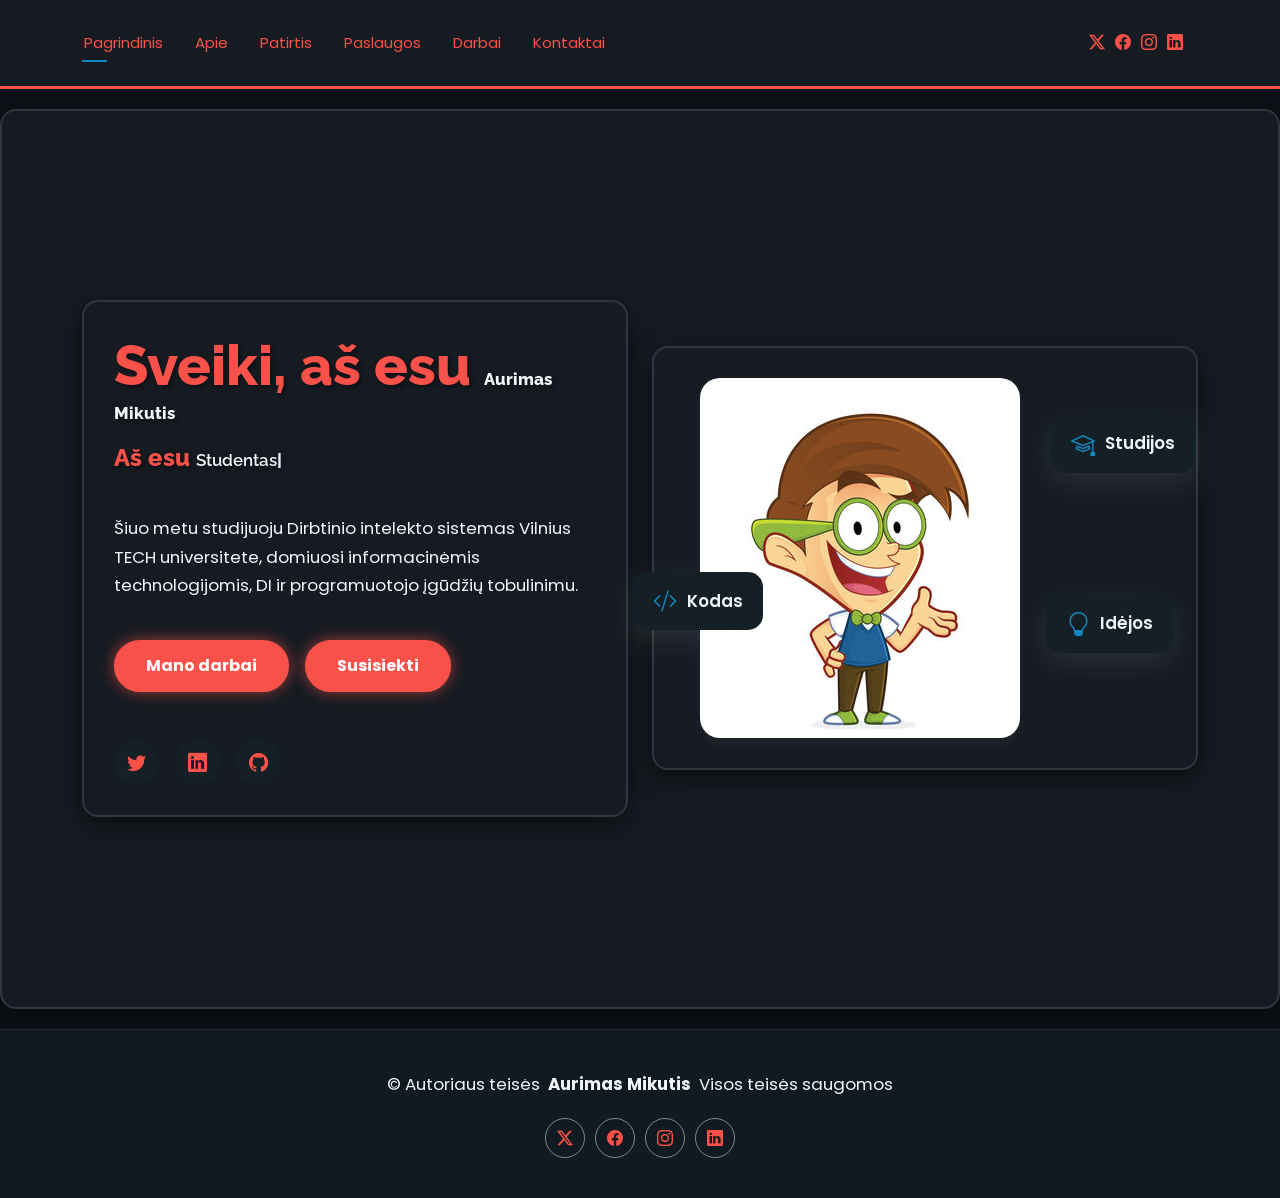
<file: index.html>
<link href="assets/css/custom.css" rel="stylesheet">
<!DOCTYPE html>
<html lang="lt">

<head>
  <meta charset="utf-8">
  <meta content="width=device-width, initial-scale=1.0" name="viewport">
  
  <!-- Meta duomenys pagal užduotį -->
  <title>Mano CV</title>
  <meta name="author" content="Aurimas Mikutis">
  <meta name="description" content="Aurimas Mikutis CV puslapis">
  <meta name="keywords" content="CV, Aurimas Mikutis, Portfolio, Dirbtinis intelektas">

  <!-- Favicons (Svetainės piktograma) -->
  <link href="assets/img/favicon.jpeg" rel="icon">
  <link href="assets/img/apple-touch-icon.png" rel="apple-touch-icon">

  <!-- Fonts -->
  <link href="https://fonts.googleapis.com" rel="preconnect">
  <link href="https://fonts.gstatic.com" rel="preconnect" crossorigin>
  <link href="https://fonts.googleapis.com/css2?family=Roboto:ital,wght@0,100;0,300;0,400;0,500;0,700;0,900;1,100;1,300;1,400;1,500;1,700;1,900&family=Poppins:ital,wght@0,100;0,200;0,300;0,400;0,500;0,600;0,700;0,800;0,900;1,100;1,200;1,300;1,400;1,500;1,600;1,700;1,800;1,900&family=Raleway:ital,wght@0,100;0,200;0,300;0,400;0,500;0,600;0,700;0,800;0,900;1,100;1,200;1,300;1,400;1,500;1,600;1,700;1,800;1,900&display=swap" rel="stylesheet">

  <!-- Vendor CSS Files -->
  <link href="assets/vendor/bootstrap/css/bootstrap.min.css" rel="stylesheet">
  <link href="assets/vendor/bootstrap-icons/bootstrap-icons.css" rel="stylesheet">
  <link href="assets/vendor/aos/aos.css" rel="stylesheet">
  <link href="assets/vendor/swiper/swiper-bundle.min.css" rel="stylesheet">
  <link href="assets/vendor/glightbox/css/glightbox.min.css" rel="stylesheet">

  <!-- Main CSS File -->
  <link href="assets/css/main.css" rel="stylesheet">
</head>

<body class="index-page">

  <header id="header" class="header d-flex align-items-center light-background sticky-top">
    <div class="container position-relative d-flex align-items-center justify-content-between">

      <nav id="navmenu" class="navmenu">
        <ul>
          <li><a href="index.html" class="active">Pagrindinis</a></li>
          <li><a href="about.html">Apie</a></li>
          <li><a href="resume.html">Patirtis</a></li>
          <li><a href="services.html">Paslaugos</a></li>
          <li><a href="portfolio.html">Darbai</a></li>
          <li><a href="contact.html">Kontaktai</a></li>
        </ul>
        <i class="mobile-nav-toggle d-xl-none bi bi-list"></i>
      </nav>

      <div class="header-social-links">
        <a href="#" class="twitter"><i class="bi bi-twitter-x"></i></a>
        <a href="#" class="facebook"><i class="bi bi-facebook"></i></a>
        <a href="#" class="instagram"><i class="bi bi-instagram"></i></a>
        <a href="#" class="linkedin"><i class="bi bi-linkedin"></i></a>
      </div>

    </div>
  </header>

  <main class="main">

    <!-- Hero Section -->
    <section id="hero" class="hero section">

      <div class="container" data-aos="fade-up" data-aos-delay="100">

        <div class="row gy-4 align-items-center">
          <div class="col-lg-6 order-2 order-lg-1">
            <div class="hero-content">
              <h1 data-aos="fade-up" data-aos-delay="200">Sveiki, aš esu <span class="highlight">Aurimas Mikutis</span></h1>
              <h2 data-aos="fade-up" data-aos-delay="300">Aš esu <span class="typed" data-typed-items="Studentas, Būsimas programuotojas, IT entuziastas"></span></h2>
              <p data-aos="fade-up" data-aos-delay="400">Šiuo metu studijuoju Dirbtinio intelekto sistemas Vilnius TECH universitete, domiuosi informacinėmis technologijomis, DI ir programuotojo įgūdžių tobulinimu.</p>
              <div class="hero-actions" data-aos="fade-up" data-aos-delay="500">
                <a href="portfolio.html" class="btn btn-primary">Mano darbai</a>
                <a href="contact.html" class="btn btn-outline">Susisiekti</a>
              </div>
              <div class="social-links" data-aos="fade-up" data-aos-delay="600">
                <a href="#"><i class="bi bi-twitter"></i></a>
                <a href="#"><i class="bi bi-linkedin"></i></a>
                <a href="https://github.com/mikutisaurimas"><i class="bi bi-github"></i></a>
              </div>
            </div>
          </div>
          <div class="col-lg-6 order-1 order-lg-2">
            <div class="hero-image" data-aos="zoom-in" data-aos-delay="300">
              <div class="image-wrapper">
                <img src="assets/img/profile/fotos.jpg" alt="Aurimas Mikutis" class="img-fluid">
                <div class="floating-elements">
                  <div class="floating-card design" data-aos="fade-left" data-aos-delay="700">
                    <i class="bi bi-mortarboard"></i>
                    <span>Studijos</span>
                  </div>
                  <div class="floating-card code" data-aos="fade-right" data-aos-delay="800">
                    <i class="bi bi-code-slash"></i>
                    <span>Kodas</span>
                  </div>
                  <div class="floating-card creativity" data-aos="fade-up" data-aos-delay="900">
                    <i class="bi bi-lightbulb"></i>
                    <span>Idėjos</span>
                  </div>
                </div>
              </div>
            </div>
          </div>
        </div>

      </div>

    </section><!-- /Hero Section -->

  </main>

  <footer id="footer" class="footer">

    <div class="container">
      <div class="copyright text-center ">
        <p>© <span>Autoriaus teisės</span> <strong class="px-1 sitename">Aurimas Mikutis</strong> <span>Visos teisės saugomos<br></span></p>
      </div>
      <div class="social-links d-flex justify-content-center">
        <a href="#"><i class="bi bi-twitter-x"></i></a>
        <a href="#"><i class="bi bi-facebook"></i></a>
        <a href="#"><i class="bi bi-instagram"></i></a>
        <a href="#"><i class="bi bi-linkedin"></i></a>
      </div>
    </div>

  </footer>

  <!-- Scroll Top -->
  <a href="#" id="scroll-top" class="scroll-top d-flex align-items-center justify-content-center"><i class="bi bi-arrow-up-short"></i></a>

  <!-- Preloader -->
  <div id="preloader"></div>

  <!-- Vendor JS Files -->
  <script src="assets/vendor/bootstrap/js/bootstrap.bundle.min.js"></script>
  <script src="assets/vendor/php-email-form/validate.js"></script>
  <script src="assets/vendor/aos/aos.js"></script>
  <script src="assets/vendor/typed.js/typed.umd.js"></script>
  <script src="assets/vendor/waypoints/noframework.waypoints.js"></script>
  <script src="assets/vendor/purecounter/purecounter_vanilla.js"></script>
  <script src="assets/vendor/swiper/swiper-bundle.min.js"></script>
  <script src="assets/vendor/imagesloaded/imagesloaded.pkgd.min.js"></script>
  <script src="assets/vendor/isotope-layout/isotope.pkgd.min.js"></script>
  <script src="assets/vendor/glightbox/js/glightbox.min.js"></script>

  <!-- Main JS File -->
  <script src="assets/js/main.js"></script>

</body>

</html>
</file>
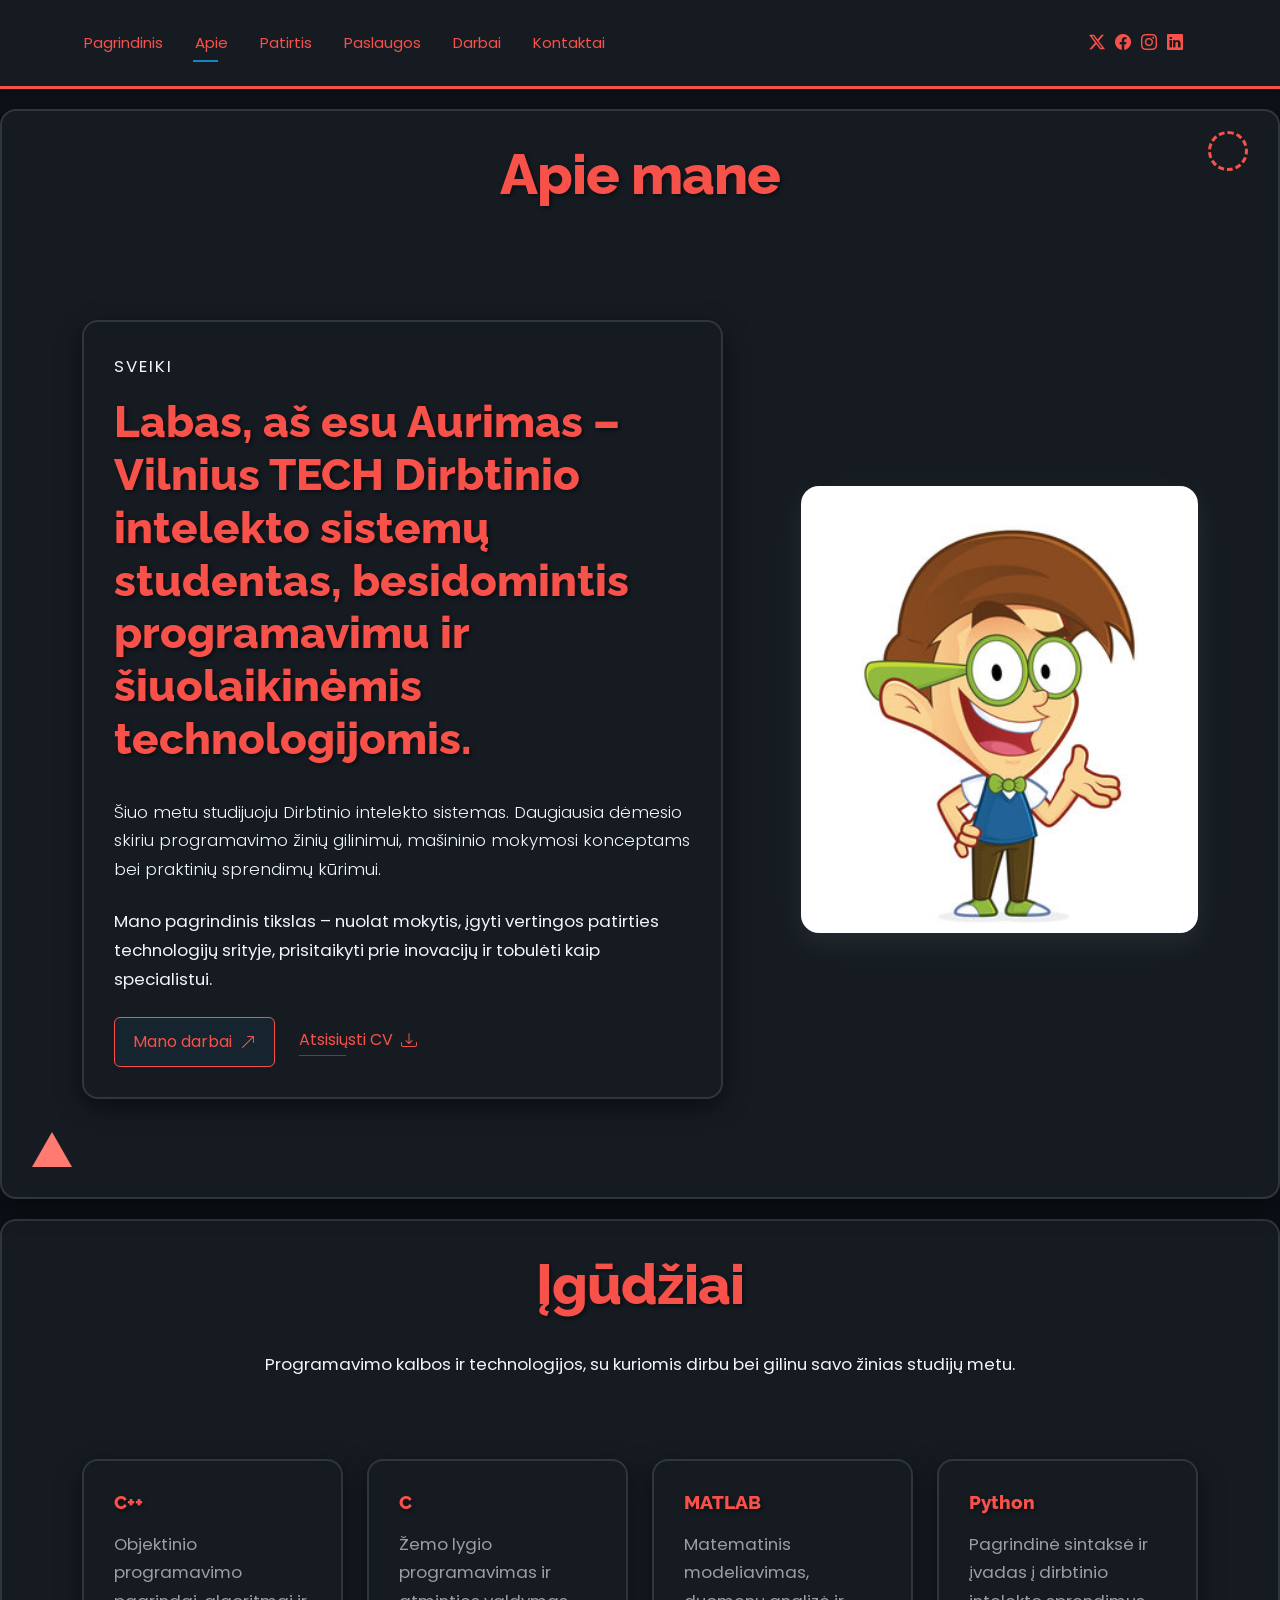
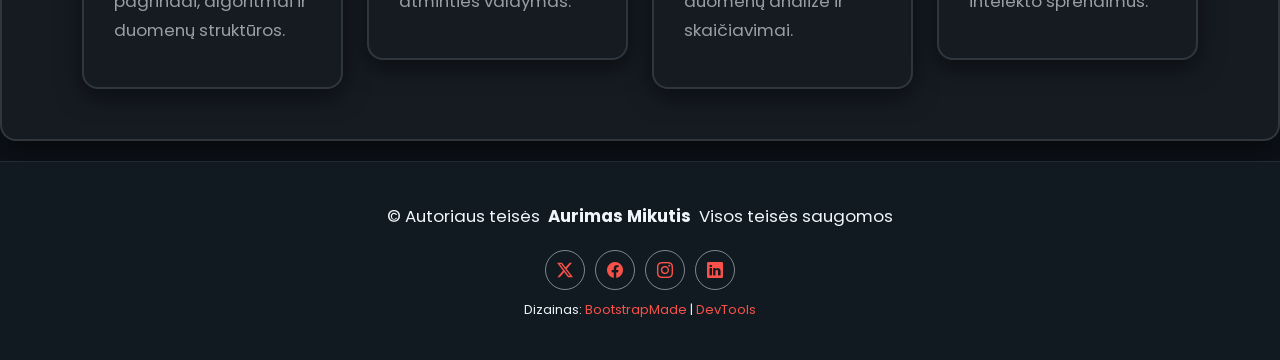
<file: about.html>
<link href="assets/css/custom.css" rel="stylesheet">
<!DOCTYPE html>
<html lang="lt">

<head>
  <meta charset="utf-8">
  <meta content="width=device-width, initial-scale=1.0" name="viewport">
  <title>Apie mane - Aurimas Mikutis</title>
  <meta name="description" content="">
  <meta name="keywords" content="">

  <!-- Favicons -->
  <link href="assets/img/favicon.png" rel="icon">
  <link href="assets/img/apple-touch-icon.png" rel="apple-touch-icon">

  <!-- Fonts -->
  <link href="https://fonts.googleapis.com" rel="preconnect">
  <link href="https://fonts.gstatic.com" rel="preconnect" crossorigin>
  <link href="https://fonts.googleapis.com/css2?family=Roboto:ital,wght@0,100;0,300;0,400;0,500;0,700;0,900;1,100;1,300;1,400;1,500;1,700;1,900&family=Poppins:ital,wght@0,100;0,200;0,300;0,400;0,500;0,600;0,700;0,800;0,900;1,100;1,200;1,300;1,400;1,500;1,600;1,700;1,800;1,900&family=Raleway:ital,wght@0,100;0,200;0,300;0,400;0,500;0,600;0,700;0,800;0,900;1,100;1,200;1,300;1,400;1,500;1,600;1,700;1,800;1,900&display=swap" rel="stylesheet">

  <!-- Vendor CSS Files -->
  <link href="assets/vendor/bootstrap/css/bootstrap.min.css" rel="stylesheet">
  <link href="assets/vendor/bootstrap-icons/bootstrap-icons.css" rel="stylesheet">
  <link href="assets/vendor/aos/aos.css" rel="stylesheet">
  <link href="assets/vendor/swiper/swiper-bundle.min.css" rel="stylesheet">
  <link href="assets/vendor/glightbox/css/glightbox.min.css" rel="stylesheet">

  <!-- Main CSS File -->
  <link href="assets/css/main.css" rel="stylesheet">
</head>

<body class="about-page">

  <header id="header" class="header d-flex align-items-center light-background sticky-top">
    <div class="container position-relative d-flex align-items-center justify-content-between">

      <nav id="navmenu" class="navmenu">
        <ul>
          <li><a href="index.html">Pagrindinis</a></li>
          <li><a href="about.html" class="active">Apie</a></li>
          <li><a href="resume.html">Patirtis</a></li>
          <li><a href="services.html">Paslaugos</a></li>
          <li><a href="portfolio.html">Darbai</a></li>
          <li><a href="contact.html">Kontaktai</a></li>
        </ul>
        <i class="mobile-nav-toggle d-xl-none bi bi-list"></i>
      </nav>

      <div class="header-social-links">
        <a href="#" class="twitter"><i class="bi bi-twitter-x"></i></a>
        <a href="#" class="facebook"><i class="bi bi-facebook"></i></a>
        <a href="#" class="instagram"><i class="bi bi-instagram"></i></a>
        <a href="#" class="linkedin"><i class="bi bi-linkedin"></i></a>
      </div>

    </div>
  </header>

  <main class="main">

    <!-- About Section -->
    <section id="about" class="about section">

      <!-- Section Title -->
      <div class="container section-title" data-aos="fade-up">
        <h2>Apie mane</h2>
      </div><!-- End Section Title -->

      <div class="container" data-aos="fade-up" data-aos-delay="100">

        <!-- Intro + Photo -->
        <div class="row align-items-center justify-content-between gy-5 mb-5">
          <div class="col-lg-7" data-aos="fade-right" data-aos-delay="150">
            <div class="intro-content">
              <span class="eyebrow">Sveiki</span>
              <h2 class="headline">Labas, aš esu Aurimas – Vilnius TECH Dirbtinio intelekto sistemų studentas, besidomintis programavimu ir šiuolaikinėmis technologijomis.</h2>
              <p class="lead">
                Šiuo metu studijuoju Dirbtinio intelekto sistemas. Daugiausia dėmesio skiriu programavimo žinių gilinimui, mašininio mokymosi konceptams bei praktinių sprendimų kūrimui.
              </p>
              <p>
                Mano pagrindinis tikslas – nuolat mokytis, įgyti vertingos patirties technologijų srityje, prisitaikyti prie inovacijų ir tobulėti kaip specialistui.
              </p>

              <div class="cta-group">
                <a href="#portfolio" class="btn-ghost">
                  Mano darbai <i class="bi bi-arrow-up-right"></i>
                </a>
                <a href="#" class="link-underline">
                  Atsisiųsti CV <i class="bi bi-download"></i>
                </a>
              </div>
            </div>
          </div>

          <div class="col-lg-5" data-aos="zoom-in" data-aos-delay="250">
            <figure class="profile-figure text-center text-lg-end">
              <img src="assets/img/profile/fotos.jpg" alt="Aurimas Mikutis" class="img-fluid profile-photo">
            </figure>
          </div>
        </div>
        <!-- End Intro + Photo -->
      </div>
    </section><!-- /About Section -->

    <!-- Skills Section -->
    <section id="skills" class="skills section">

      <!-- Section Title -->
      <div class="container section-title" data-aos="fade-up">
        <h2>Įgūdžiai</h2>
        <p>Programavimo kalbos ir technologijos, su kuriomis dirbu bei gilinu savo žinias studijų metu.</p>
      </div><!-- End Section Title -->

      <div class="container" data-aos="fade-up" data-aos-delay="100">

        <div class="row g-4 skills-animation">

          <div class="col-md-6 col-lg-3" data-aos="fade-up" data-aos-delay="100">
            <div class="skill-box">
              <h3>C++</h3>
              <p>Objektinio programavimo pagrindai, algoritmai ir duomenų struktūros.</p>
            </div>
          </div>

          <div class="col-md-6 col-lg-3" data-aos="fade-up" data-aos-delay="200">
            <div class="skill-box">
              <h3>C</h3>
              <p>Žemo lygio programavimas ir atminties valdymas.</p>
            </div>
          </div>

          <div class="col-md-6 col-lg-3" data-aos="fade-up" data-aos-delay="300">
            <div class="skill-box">
              <h3>MATLAB</h3>
              <p>Matematinis modeliavimas, duomenų analizė ir skaičiavimai.</p>
            </div>
          </div>

          <div class="col-md-6 col-lg-3" data-aos="fade-up" data-aos-delay="400">
            <div class="skill-box">
              <h3>Python</h3>
              <p>Pagrindinė sintaksė ir įvadas į dirbtinio intelekto sprendimus.</p>
            </div>
          </div>

        </div>

      </div>

    </section><!-- /Skills Section -->
  </main>

  <footer id="footer" class="footer">

    <div class="container">
      <div class="copyright text-center ">
        <p>© <span>Autoriaus teisės</span> <strong class="px-1 sitename">Aurimas Mikutis</strong> <span>Visos teisės saugomos<br></span></p>
      </div>
      <div class="social-links d-flex justify-content-center">
        <a href=""><i class="bi bi-twitter-x"></i></a>
        <a href=""><i class="bi bi-facebook"></i></a>
        <a href=""><i class="bi bi-instagram"></i></a>
        <a href=""><i class="bi bi-linkedin"></i></a>
      </div>
      <div class="credits">
        Dizainas: <a href="https://bootstrapmade.com/">BootstrapMade</a> | <a href="https://bootstrapmade.com/tools/">DevTools</a>
      </div>
    </div>

  </footer>

  <!-- Scroll Top -->
  <a href="#" id="scroll-top" class="scroll-top d-flex align-items-center justify-content-center"><i class="bi bi-arrow-up-short"></i></a>

  <!-- Preloader -->
  <div id="preloader"></div>

  <!-- Vendor JS Files -->
  <script src="assets/vendor/bootstrap/js/bootstrap.bundle.min.js"></script>
  <script src="assets/vendor/php-email-form/validate.js"></script>
  <script src="assets/vendor/aos/aos.js"></script>
  <script src="assets/vendor/typed.js/typed.umd.js"></script>
  <script src="assets/vendor/waypoints/noframework.waypoints.js"></script>
  <script src="assets/vendor/purecounter/purecounter_vanilla.js"></script>
  <script src="assets/vendor/swiper/swiper-bundle.min.js"></script>
  <script src="assets/vendor/imagesloaded/imagesloaded.pkgd.min.js"></script>
  <script src="assets/vendor/isotope-layout/isotope.pkgd.min.js"></script>
  <script src="assets/vendor/glightbox/js/glightbox.min.js"></script>

  <!-- Main JS File -->
  <script src="assets/js/main.js"></script>

</body>

</html>
</file>
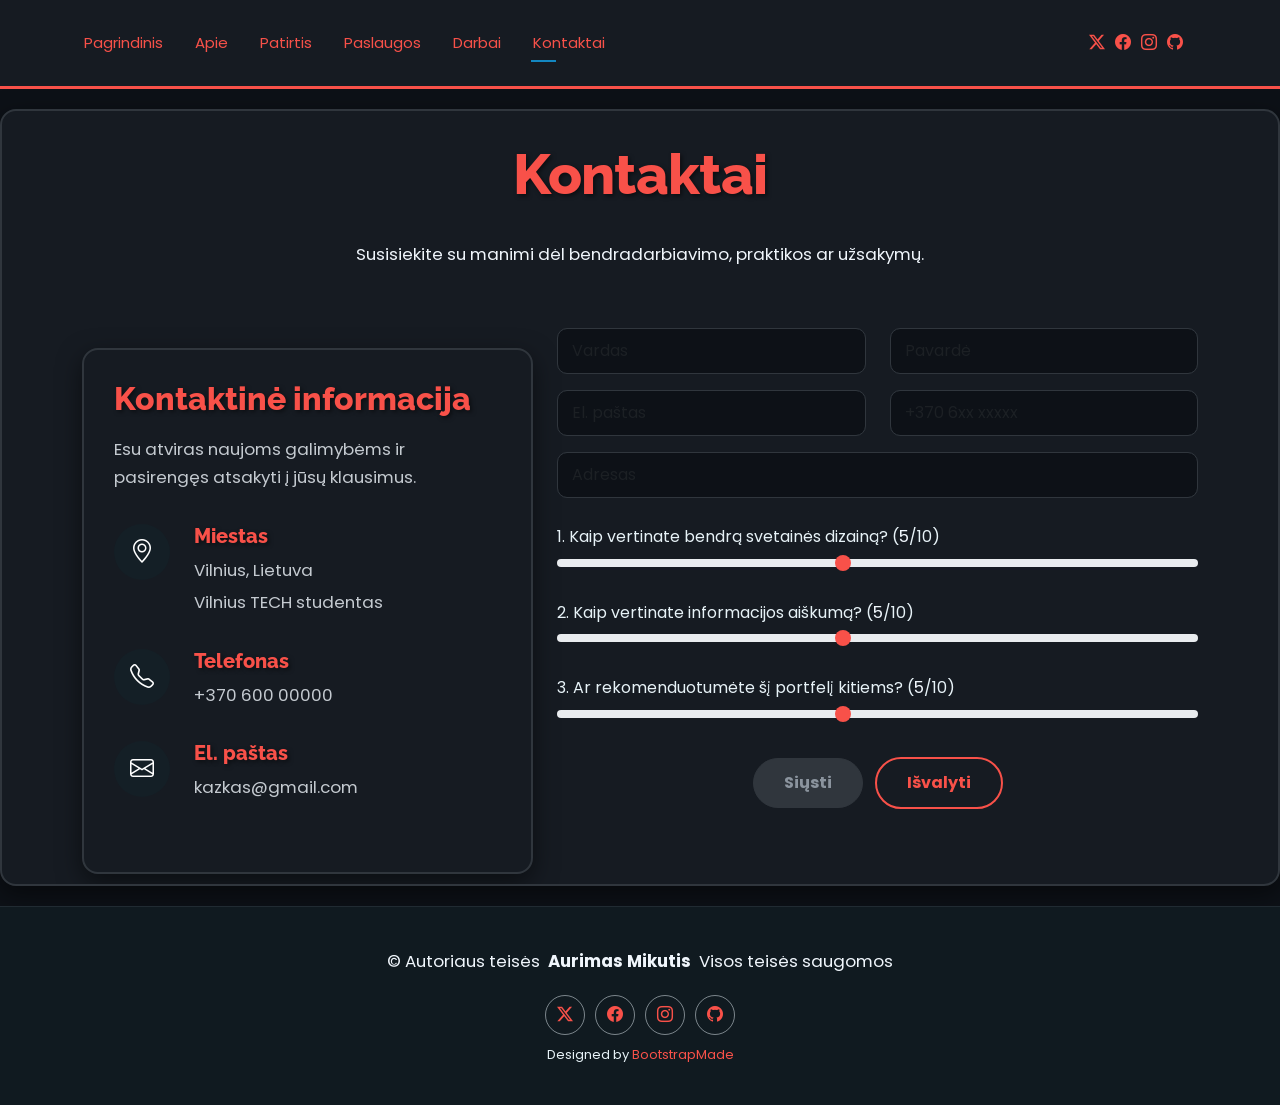
<file: contact.html>
<!DOCTYPE html>
<html lang="lt">

<head>
  <meta charset="utf-8">
  <meta content="width=device-width, initial-scale=1.0" name="viewport">
  <title>Mano CV - Kontaktai</title>
  <meta name="author" content="Aurimas Mikutis">
  <meta name="description" content="Aurimas Mikutis CV puslapis - Susisiekite su manimi">
  <meta name="keywords" content="CV, Aurimas Mikutis, Kontaktai, Susisiekti, Vilnius TECH">

  <!-- Svetainės piktograma -->
  <link href="assets/img/favicon.jpeg" rel="icon" type="image/jpeg">
  <link href="assets/img/apple-touch-icon.png" rel="apple-touch-icon">

  <!-- Šriftai iš Google Fonts -->
  <link href="https://fonts.googleapis.com" rel="preconnect">
  <link href="https://fonts.gstatic.com" rel="preconnect" crossorigin>
  <link href="https://fonts.googleapis.com/css2?family=Roboto:ital,wght@0,100;0,300;0,400;0,500;0,700;0,900;1,100;1,300;1,400;1,500;1,700;1,900&family=Poppins:ital,wght@0,100;0,200;0,300;0,400;0,500;0,600;0,700;0,800;0,900;1,100;1,200;1,300;1,400;1,500;1,600;1,700;1,800;1,900&family=Raleway:ital,wght@0,100;0,200;0,300;0,400;0,500;0,600;0,700;0,800;0,900;1,100;1,200;1,300;1,400;1,500;1,600;1,700;1,800;1,900&display=swap" rel="stylesheet">

  <!-- Išoriniai stilių failai -->
  <link href="assets/vendor/bootstrap/css/bootstrap.min.css" rel="stylesheet">
  <link href="assets/vendor/bootstrap-icons/bootstrap-icons.css" rel="stylesheet">
  <link href="assets/vendor/aos/aos.css" rel="stylesheet">
  <link href="assets/vendor/swiper/swiper-bundle.min.css" rel="stylesheet">
  <link href="assets/vendor/glightbox/css/glightbox.min.css" rel="stylesheet">

  <!-- Pagrindinis šablono stilių failas -->
  <link href="assets/css/main.css" rel="stylesheet">
  
  <!-- Vartotojo pritaikytas stilių failas -->
  <link href="assets/css/custom.css" rel="stylesheet">
</head>

<body class="contact-page">

  <!-- Viršutinė navigacijos juosta -->
  <header id="header" class="header d-flex align-items-center light-background sticky-top">
    <div class="container position-relative d-flex align-items-center justify-content-between">

      <nav id="navmenu" class="navmenu">
        <ul>
          <li><a href="index.html">Pagrindinis</a></li>
          <li><a href="about.html">Apie</a></li>
          <li><a href="resume.html">Patirtis</a></li>
          <li><a href="services.html">Paslaugos</a></li>
          <li><a href="portfolio.html">Darbai</a></li>
          <li><a href="contact.html" class="active">Kontaktai</a></li>
        </ul>
        <i class="mobile-nav-toggle d-xl-none bi bi-list"></i>
      </nav>

      <div class="header-social-links">
        <a href="#" class="twitter"><i class="bi bi-twitter-x"></i></a>
        <a href="#" class="facebook"><i class="bi bi-facebook"></i></a>
        <a href="#" class="instagram"><i class="bi bi-instagram"></i></a>
        <a href="https://github.com/mikutisaurimas" class="linkedin"><i class="bi bi-github"></i></a>
      </div>

    </div>
  </header>

  <!-- Pagrindinis puslapio turinys -->
  <main class="main">

    <!-- Kontaktų skiltis -->
    <section id="contact" class="contact section">

      <!-- Skilties antraštė -->
      <div class="container section-title" data-aos="fade-up">
        <h2>Kontaktai</h2>
        <p>Susisiekite su manimi dėl bendradarbiavimo, praktikos ar užsakymų.</p>
      </div>

      <div class="container" data-aos="fade-up" data-aos-delay="100">

        <div class="row gy-4">

          <!-- Kairė pusė: Kontaktinė informacija -->
          <div class="col-lg-5">
            <div class="info-box" data-aos="fade-up" data-aos-delay="200" style="height: 100%;">
              <h3>Kontaktinė informacija</h3>
              <p>Esu atviras naujoms galimybėms ir pasirengęs atsakyti į jūsų klausimus.</p>

              <div class="info-item" data-aos="fade-up" data-aos-delay="300">
                <div class="icon-box">
                  <i class="bi bi-geo-alt"></i>
                </div>
                <div class="content">
                  <h4>Miestas</h4>
                  <p>Vilnius, Lietuva</p>
                  <p>Vilnius TECH studentas</p>
                </div>
              </div>

              <div class="info-item" data-aos="fade-up" data-aos-delay="400">
                <div class="icon-box">
                  <i class="bi bi-telephone"></i>
                </div>
                <div class="content">
                  <h4>Telefonas</h4>
                  <p>+370 600 00000</p>
                </div>
              </div>

              <div class="info-item" data-aos="fade-up" data-aos-delay="500">
                <div class="icon-box">
                  <i class="bi bi-envelope"></i>
                </div>
                <div class="content">
                  <h4>El. paštas</h4>
                  <p>kazkas@gmail.com</p>
                </div>
              </div>
            </div>
          </div>

          <!-- Dešinė pusė: Interaktyvi forma -->
          <div class="col-lg-7">
            <form id="contact-form" class="php-email-form" data-aos="fade-up" data-aos-delay="200" novalidate>
              <div class="row">
                <div class="col-md-6 form-group">
                  <input type="text" name="vardas" class="form-control" id="vardas" placeholder="Vardas" required>
                </div>
                <div class="col-md-6 form-group mt-3 mt-md-0">
                  <input type="text" name="pavarde" class="form-control" id="pavarde" placeholder="Pavardė" required>
                </div>
              </div>

              <div class="row mt-3">
                <div class="col-md-6 form-group">
                  <input type="email" class="form-control" name="email" id="email" placeholder="El. paštas" required>
                </div>
                <div class="col-md-6 form-group mt-3 mt-md-0">
                  <input type="tel" class="form-control" name="telefonas" id="telefonas" placeholder="Telefono numeris" required>
                </div>
              </div>

              <div class="form-group mt-3">
                <input type="text" class="form-control" name="adresas" id="adresas" placeholder="Adresas" required>
              </div>

              <!-- Pirma vertinimo skalė -->
              <div class="form-group mt-4">
                <label for="klausimas1">1. Kaip vertinate bendrą svetainės dizainą? (<span id="klausimas1-reiksme">5</span>/10)</label>
                <input type="range" class="form-range" min="1" max="10" value="5" id="klausimas1" name="klausimas1">
              </div>

              <!-- Antra vertinimo skalė -->
              <div class="form-group mt-3">
                <label for="klausimas2">2. Kaip vertinate informacijos aiškumą? (<span id="klausimas2-reiksme">5</span>/10)</label>
                <input type="range" class="form-range" min="1" max="10" value="5" id="klausimas2" name="klausimas2">
              </div>

              <!-- Trečia vertinimo skalė -->
              <div class="form-group mt-3">
                <label for="klausimas3">3. Ar rekomenduotumėte šį portfelį kitiems? (<span id="klausimas3-reiksme">5</span>/10)</label>
                <input type="range" class="form-range" min="1" max="10" value="5" id="klausimas3" name="klausimas3">
              </div>

              <!-- Formos mygtukai -->
              <div class="text-center mt-4">
                <button type="submit" class="btn">Siųsti</button>
                <button type="button" id="isvalyti-btn" class="btn ms-2">Išvalyti</button>
              </div>
            </form>
          </div>

        </div>

      </div>

    </section>

  </main>

  <!-- Poraštė -->
  <footer id="footer" class="footer">
    <div class="container">
      <div class="copyright text-center ">
        <p>© <span>Autoriaus teisės</span> <strong class="px-1 sitename">Aurimas Mikutis</strong> <span>Visos teisės saugomos<br></span></p>
      </div>
      <div class="social-links d-flex justify-content-center">
        <a href="#"><i class="bi bi-twitter-x"></i></a>
        <a href="#"><i class="bi bi-facebook"></i></a>
        <a href="#"><i class="bi bi-instagram"></i></a>
        <a href="https://github.com/mikutisaurimas"><i class="bi bi-github"></i></a>
      </div>
      <div class="credits">
        Designed by <a href="https://bootstrapmade.com/">BootstrapMade</a>
      </div>
    </div>
  </footer>

  <!-- Mygtukas grįžti į viršų -->
  <a href="#" id="scroll-top" class="scroll-top d-flex align-items-center justify-content-center"><i class="bi bi-arrow-up-short"></i></a>

  <!-- Išoriniai JavaScript failai -->
  <script src="assets/vendor/bootstrap/js/bootstrap.bundle.min.js"></script>
  <script src="assets/vendor/aos/aos.js"></script>
  <script src="assets/vendor/typed.js/typed.umd.js"></script>
  <script src="assets/vendor/waypoints/noframework.waypoints.js"></script>
  <script src="assets/vendor/purecounter/purecounter_vanilla.js"></script>
  <script src="assets/vendor/swiper/swiper-bundle.min.js"></script>
  <script src="assets/vendor/imagesloaded/imagesloaded.pkgd.min.js"></script>
  <script src="assets/vendor/isotope-layout/isotope.pkgd.min.js"></script>
  <script src="assets/vendor/glightbox/js/glightbox.min.js"></script>

  <!-- Pagrindinis šablono skriptas -->
  <script src="assets/js/main.js"></script>

  <!-- Vartotojo pritaikytas skriptas -->
  <script src="assets/js/custom.js"></script>

</body>

</html>
</file>
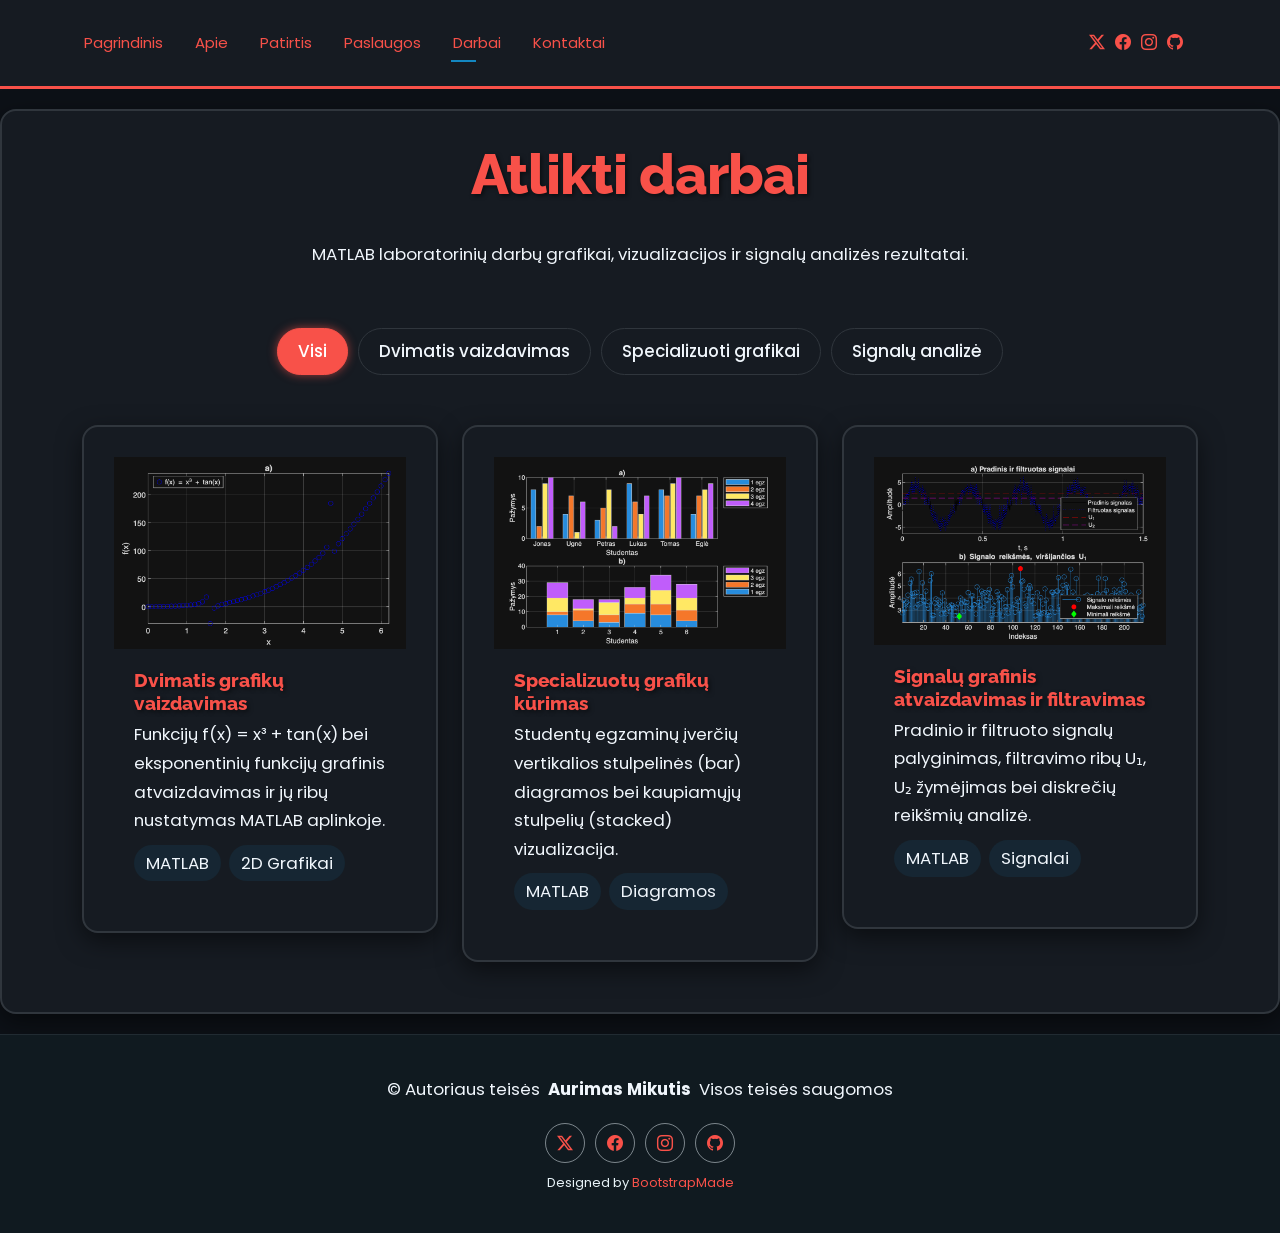
<file: portfolio.html>
<link href="assets/css/custom.css" rel="stylesheet">
<!DOCTYPE html>
<html lang="lt">

<head>
  <meta charset="utf-8">
  <meta content="width=device-width, initial-scale=1.0" name="viewport">
  <title>Mano CV - Atlikti darbai</title>
  <meta name="author" content="Aurimas Mikutis">
  <meta name="description" content="Aurimas Mikutis CV puslapis - MATLAB laboratoriniai darbai ir grafikai">
  <meta name="keywords" content="CV, Aurimas Mikutis, Portfolio, MATLAB, Dirbtinis intelektas, Laboratoriniai darbai">

  <!-- Favicons -->
  <link href="assets/img/favicon.jpeg" rel="icon" type="image/jpeg">
  <link href="assets/img/apple-touch-icon.png" rel="apple-touch-icon">

  <!-- Fonts -->
  <link href="https://fonts.googleapis.com" rel="preconnect">
  <link href="https://fonts.gstatic.com" rel="preconnect" crossorigin>
  <link href="https://fonts.googleapis.com/css2?family=Roboto:ital,wght@0,100;0,300;0,400;0,500;0,700;0,900;1,100;1,300;1,400;1,500;1,700;1,900&family=Poppins:ital,wght@0,100;0,200;0,300;0,400;0,500;0,600;0,700;0,800;0,900;1,100;1,200;1,300;1,400;1,500;1,600;1,700;1,800;1,900&family=Raleway:ital,wght@0,100;0,200;0,300;0,400;0,500;0,600;0,700;0,800;0,900;1,100;1,200;1,300;1,400;1,500;1,600;1,700;1,800;1,900&display=swap" rel="stylesheet">

  <!-- Vendor CSS Files -->
  <link href="assets/vendor/bootstrap/css/bootstrap.min.css" rel="stylesheet">
  <link href="assets/vendor/bootstrap-icons/bootstrap-icons.css" rel="stylesheet">
  <link href="assets/vendor/aos/aos.css" rel="stylesheet">
  <link href="assets/vendor/swiper/swiper-bundle.min.css" rel="stylesheet">
  <link href="assets/vendor/glightbox/css/glightbox.min.css" rel="stylesheet">

  <!-- Main CSS File -->
  <link href="assets/css/main.css" rel="stylesheet">
</head>

<body class="portfolio-page">

  <header id="header" class="header d-flex align-items-center light-background sticky-top">
    <div class="container position-relative d-flex align-items-center justify-content-between">

      <nav id="navmenu" class="navmenu">
        <ul>
          <li><a href="index.html">Pagrindinis</a></li>
          <li><a href="about.html">Apie</a></li>
          <li><a href="resume.html">Patirtis</a></li>
          <li><a href="services.html">Paslaugos</a></li>
          <li><a href="portfolio.html" class="active">Darbai</a></li>
          <li><a href="contact.html">Kontaktai</a></li>
        </ul>
        <i class="mobile-nav-toggle d-xl-none bi bi-list"></i>
      </nav>

      <div class="header-social-links">
        <a href="#" class="twitter"><i class="bi bi-twitter-x"></i></a>
        <a href="#" class="facebook"><i class="bi bi-facebook"></i></a>
        <a href="#" class="instagram"><i class="bi bi-instagram"></i></a>
        <a href="https://github.com/mikutisaurimas" class="linkedin"><i class="bi bi-github"></i></a>
      </div>

    </div>
  </header>

  <main class="main">

    <!-- Portfolio Section -->
    <section id="portfolio" class="portfolio section">

      <!-- Section Title -->
      <div class="container section-title" data-aos="fade-up">
        <h2>Atlikti darbai</h2>
        <p>MATLAB laboratorinių darbų grafikai, vizualizacijos ir signalų analizės rezultatai.</p>
      </div><!-- End Section Title -->

      <div class="container" data-aos="fade-up" data-aos-delay="100">

        <div class="isotope-layout" data-default-filter="*" data-layout="masonry" data-sort="original-order">
          <ul class="portfolio-filters isotope-filters" data-aos="fade-up" data-aos-delay="200">
            <li data-filter="*" class="filter-active">Visi</li>
            <li data-filter=".filter-2d">Dvimatis vaizdavimas</li>
            <li data-filter=".filter-special">Specializuoti grafikai</li>
            <li data-filter=".filter-signals">Signalų analizė</li>
          </ul><!-- End Portfolio Filters -->

          <div class="row gy-4 isotope-container" data-aos="fade-up" data-aos-delay="300">
            
            <!-- Portfolio Item 1 -->
            <div class="col-lg-4 col-md-6 portfolio-item isotope-item filter-2d">
              <div class="portfolio-card">
                <div class="portfolio-img">
                  <img src="assets/img/portfolio/matlab-grafikas-1.png" alt="Dvimatis grafikų vaizdavimas" class="img-fluid">
                  <div class="portfolio-overlay">
                    <a href="assets/img/portfolio/matlab-grafikas-1.png" class="glightbox portfolio-lightbox"><i class="bi bi-plus"></i></a>
                    <a href="#" class="portfolio-details-link"><i class="bi bi-link"></i></a>
                  </div>
                </div>
                <div class="portfolio-info">
                  <h4>Dvimatis grafikų vaizdavimas</h4>
                  <p>Funkcijų f(x) = x³ + tan(x) bei eksponentinių funkcijų grafinis atvaizdavimas ir jų ribų nustatymas MATLAB aplinkoje.</p>
                  <div class="portfolio-tags">
                    <span>MATLAB</span>
                    <span>2D Grafikai</span>
                  </div>
                </div>
              </div>
            </div>

            <!-- Portfolio Item 2 -->
            <div class="col-lg-4 col-md-6 portfolio-item isotope-item filter-special">
              <div class="portfolio-card">
                <div class="portfolio-img">
                  <img src="assets/img/portfolio/matlab-grafikas-2.png" alt="Specializuotų grafikų kūrimas" class="img-fluid">
                  <div class="portfolio-overlay">
                    <a href="assets/img/portfolio/matlab-grafikas-2.png" class="glightbox portfolio-lightbox"><i class="bi bi-plus"></i></a>
                    <a href="#" class="portfolio-details-link"><i class="bi bi-link"></i></a>
                  </div>
                </div>
                <div class="portfolio-info">
                  <h4>Specializuotų grafikų kūrimas</h4>
                  <p>Studentų egzaminų įverčių vertikalios stulpelinės (bar) diagramos bei kaupiamųjų stulpelių (stacked) vizualizacija.</p>
                  <div class="portfolio-tags">
                    <span>MATLAB</span>
                    <span>Diagramos</span>
                  </div>
                </div>
              </div>
            </div>

            <!-- Portfolio Item 3 -->
            <div class="col-lg-4 col-md-6 portfolio-item isotope-item filter-signals">
              <div class="portfolio-card">
                <div class="portfolio-img">
                  <img src="assets/img/portfolio/matlab-grafikas-3.png" alt="Signalų grafinis atvaizdavimas" class="img-fluid">
                  <div class="portfolio-overlay">
                    <a href="assets/img/portfolio/matlab-grafikas-3.png" class="glightbox portfolio-lightbox"><i class="bi bi-plus"></i></a>
                    <a href="#" class="portfolio-details-link"><i class="bi bi-link"></i></a>
                  </div>
                </div>
                <div class="portfolio-info">
                  <h4>Signalų grafinis atvaizdavimas ir filtravimas</h4>
                  <p>Pradinio ir filtruoto signalų palyginimas, filtravimo ribų U₁, U₂ žymėjimas bei diskrečių reikšmių analizė.</p>
                  <div class="portfolio-tags">
                    <span>MATLAB</span>
                    <span>Signalai</span>
                  </div>
                </div>
              </div>
            </div>

          </div><!-- End Portfolio Items Container -->

        </div>

      </div>

    </section><!-- /Portfolio Section -->

  </main>

  <footer id="footer" class="footer">

    <div class="container">
      <div class="copyright text-center ">
        <p>© <span>Autoriaus teisės</span> <strong class="px-1 sitename">Aurimas Mikutis</strong> <span>Visos teisės saugomos<br></span></p>
      </div>
      <div class="social-links d-flex justify-content-center">
        <a href="#"><i class="bi bi-twitter-x"></i></a>
        <a href="#"><i class="bi bi-facebook"></i></a>
        <a href="#"><i class="bi bi-instagram"></i></a>
        <a href="https://github.com/mikutisaurimas"><i class="bi bi-github"></i></a>
      </div>
      <div class="credits">
        Designed by <a href="https://bootstrapmade.com/">BootstrapMade</a>
      </div>
    </div>

  </footer>

  <!-- Scroll Top -->
  <a href="#" id="scroll-top" class="scroll-top d-flex align-items-center justify-content-center"><i class="bi bi-arrow-up-short"></i></a>

  <!-- Preloader -->
  <div id="preloader"></div>

  <!-- Vendor JS Files -->
  <script src="assets/vendor/bootstrap/js/bootstrap.bundle.min.js"></script>
  <script src="assets/vendor/php-email-form/validate.js"></script>
  <script src="assets/vendor/aos/aos.js"></script>
  <script src="assets/vendor/typed.js/typed.umd.js"></script>
  <script src="assets/vendor/waypoints/noframework.waypoints.js"></script>
  <script src="assets/vendor/purecounter/purecounter_vanilla.js"></script>
  <script src="assets/vendor/swiper/swiper-bundle.min.js"></script>
  <script src="assets/vendor/imagesloaded/imagesloaded.pkgd.min.js"></script>
  <script src="assets/vendor/isotope-layout/isotope.pkgd.min.js"></script>
  <script src="assets/vendor/glightbox/js/glightbox.min.js"></script>

  <!-- Main JS File -->
  <script src="assets/js/main.js"></script>

</body>

</html>
</file>
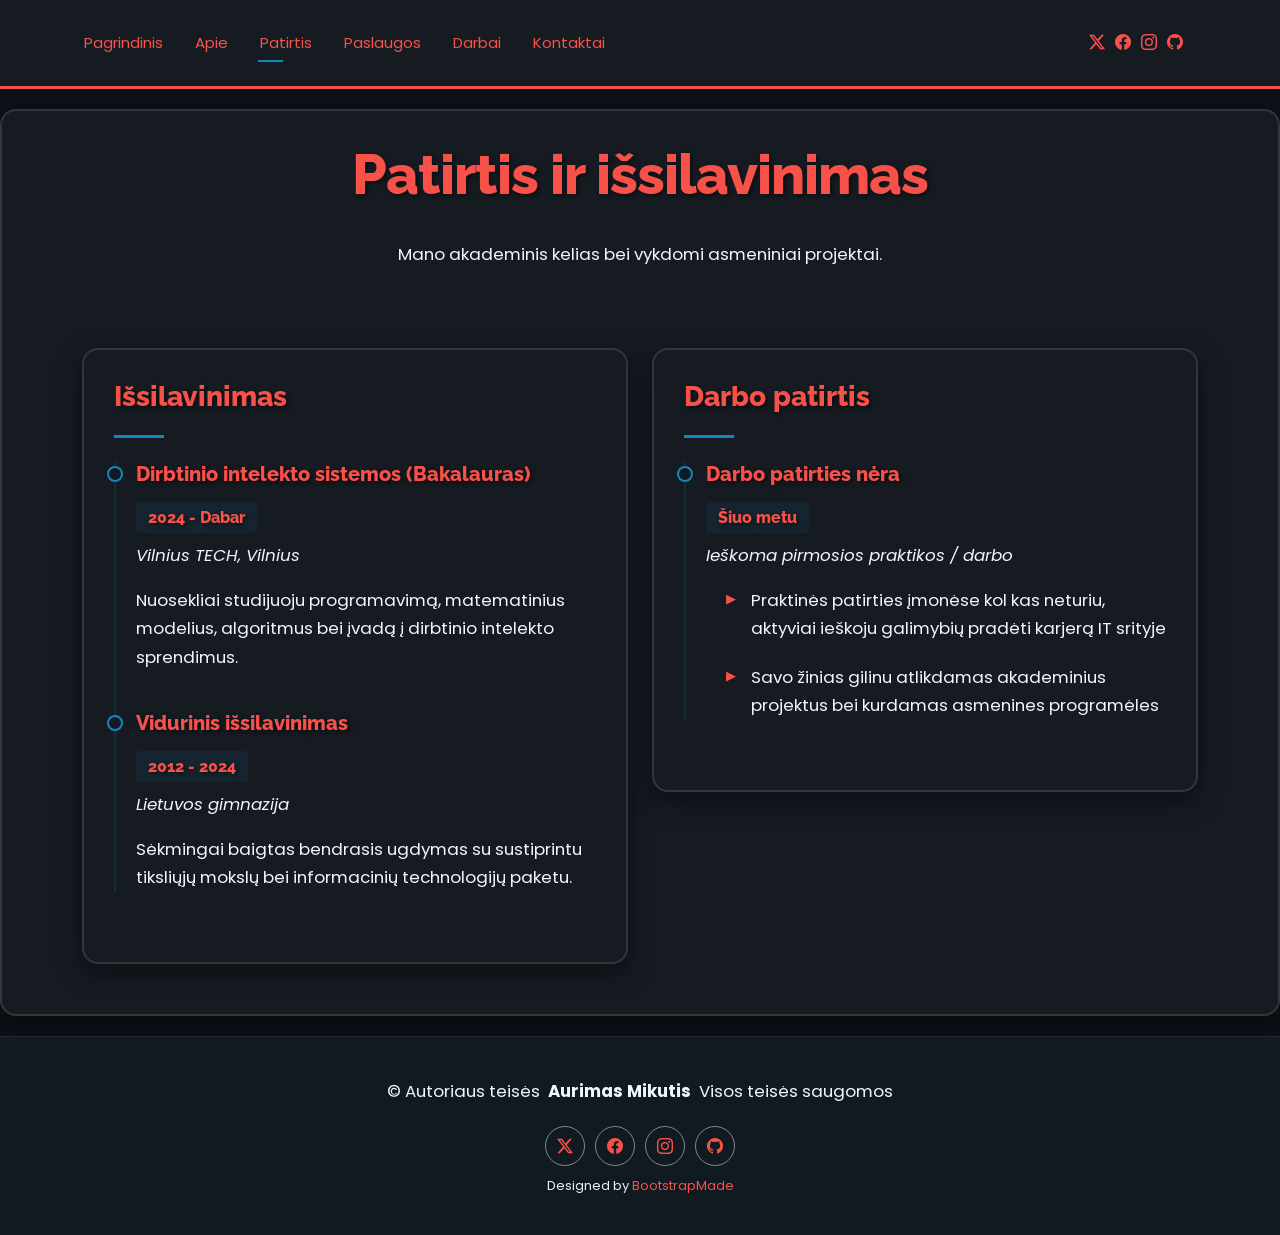
<file: resume.html>
<link href="assets/css/custom.css" rel="stylesheet">
<!DOCTYPE html>
<html lang="lt">

<head>
  <meta charset="utf-8">
  <meta content="width=device-width, initial-scale=1.0" name="viewport">
  <title>Mano CV - Patirtis</title>
  <meta name="author" content="Aurimas Mikutis">
  <meta name="description" content="Aurimas Mikutis CV puslapis - Patirtis ir išsilavinimas">
  <meta name="keywords" content="CV, Aurimas Mikutis, Portfolio, Dirbtinis intelektas, Patirtis">

  <!-- Favicons -->
  <link href="assets/img/favicon.jpeg" rel="icon" type="image/jpeg">
  <link href="assets/img/apple-touch-icon.png" rel="apple-touch-icon">

  <!-- Fonts -->
  <link href="https://fonts.googleapis.com" rel="preconnect">
  <link href="https://fonts.gstatic.com" rel="preconnect" crossorigin>
  <link href="https://fonts.googleapis.com/css2?family=Roboto:ital,wght@0,100;0,300;0,400;0,500;0,700;0,900;1,100;1,300;1,400;1,500;1,700;1,900&family=Poppins:ital,wght@0,100;0,200;0,300;0,400;0,500;0,600;0,700;0,800;0,900;1,100;1,200;1,300;1,400;1,500;1,600;1,700;1,800;1,900&family=Raleway:ital,wght@0,100;0,200;0,300;0,400;0,500;0,600;0,700;0,800;0,900;1,100;1,200;1,300;1,400;1,500;1,600;1,700;1,800;1,900&display=swap" rel="stylesheet">

  <!-- Vendor CSS Files -->
  <link href="assets/vendor/bootstrap/css/bootstrap.min.css" rel="stylesheet">
  <link href="assets/vendor/bootstrap-icons/bootstrap-icons.css" rel="stylesheet">
  <link href="assets/vendor/aos/aos.css" rel="stylesheet">
  <link href="assets/vendor/swiper/swiper-bundle.min.css" rel="stylesheet">
  <link href="assets/vendor/glightbox/css/glightbox.min.css" rel="stylesheet">

  <!-- Main CSS File -->
  <link href="assets/css/main.css" rel="stylesheet">
</head>

<body class="resume-page">

  <header id="header" class="header d-flex align-items-center light-background sticky-top">
    <div class="container position-relative d-flex align-items-center justify-content-between">

      <nav id="navmenu" class="navmenu">
        <ul>
          <li><a href="index.html">Pagrindinis</a></li>
          <li><a href="about.html">Apie</a></li>
          <li><a href="resume.html" class="active">Patirtis</a></li>
          <li><a href="services.html">Paslaugos</a></li>
          <li><a href="portfolio.html">Darbai</a></li>
          <li><a href="contact.html">Kontaktai</a></li>
        </ul>
        <i class="mobile-nav-toggle d-xl-none bi bi-list"></i>
      </nav>

      <div class="header-social-links">
        <a href="#" class="twitter"><i class="bi bi-twitter-x"></i></a>
        <a href="#" class="facebook"><i class="bi bi-facebook"></i></a>
        <a href="#" class="instagram"><i class="bi bi-instagram"></i></a>
        <a href="https://github.com/mikutisaurimas" class="linkedin"><i class="bi bi-github"></i></a>
      </div>

    </div>
  </header>

  <main class="main">

    <!-- Resume Section -->
    <section id="resume" class="resume section">

      <!-- Section Title -->
      <div class="container section-title" data-aos="fade-up">
        <h2>Patirtis ir išsilavinimas</h2>
        <p>Mano akademinis kelias bei vykdomi asmeniniai projektai.</p>
      </div><!-- End Section Title -->

      <div class="container" data-aos="fade-up" data-aos-delay="100">

        <div class="row">
          <div class="col-lg-6">

            <!-- Education Section -->
            <div class="resume-item" data-aos="fade-up">
              <h3 class="resume-title">Išsilavinimas</h3>

              <div class="resume-content">
                <article class="education-item">
                  <h4>Dirbtinio intelekto sistemos (Bakalauras)</h4>
                  <h5>2024 - Dabar</h5>
                  <p class="institution"><em>Vilnius TECH, Vilnius</em></p>
                  <p>Nuosekliai studijuoju programavimą, matematinius modelius, algoritmus bei įvadą į dirbtinio intelekto sprendimus.</p>
                </article>

                <article class="education-item">
                  <h4>Vidurinis išsilavinimas</h4>
                  <h5>2012 - 2024</h5>
                  <p class="institution"><em>Lietuvos gimnazija</em></p>
                  <p>Sėkmingai baigtas bendrasis ugdymas su sustiprintu tiksliųjų mokslų bei informacinių technologijų paketu.</p>
                </article>
              </div>
            </div><!-- End Education Section -->

          </div>

          <div class="col-lg-6">
            <!-- Experience Section -->
            <div class="resume-item" data-aos="fade-up" data-aos-delay="100">
              <h3 class="resume-title">Darbo patirtis</h3>

              <div class="resume-content">
                <article class="experience-item">
                  <h4>Darbo patirties nėra</h4>
                  <h5>Šiuo metu</h5>
                  <p class="company"><em>Ieškoma pirmosios praktikos / darbo</em></p>
                  <ul>
                    <li>Praktinės patirties įmonėse kol kas neturiu, aktyviai ieškoju galimybių pradėti karjerą IT srityje</li>
                    <li>Savo žinias gilinu atlikdamas akademinius projektus bei kurdamas asmenines programėles</li>
                  </ul>
                </article>
              </div>
            </div><!-- End Experience Section -->
          </div>
        </div>

      </div>

    </section><!-- /Resume Section -->

  </main>

  <footer id="footer" class="footer">

    <div class="container">
      <div class="copyright text-center ">
        <p>© <span>Autoriaus teisės</span> <strong class="px-1 sitename">Aurimas Mikutis</strong> <span>Visos teisės saugomos<br></span></p>
      </div>
      <div class="social-links d-flex justify-content-center">
        <a href="#"><i class="bi bi-twitter-x"></i></a>
        <a href="#"><i class="bi bi-facebook"></i></a>
        <a href="#"><i class="bi bi-instagram"></i></a>
        <a href="https://github.com/mikutisaurimas"><i class="bi bi-github"></i></a>
      </div>
      <div class="credits">
        Designed by <a href="https://bootstrapmade.com/">BootstrapMade</a>
      </div>
    </div>

  </footer>

  <!-- Scroll Top -->
  <a href="#" id="scroll-top" class="scroll-top d-flex align-items-center justify-content-center"><i class="bi bi-arrow-up-short"></i></a>

  <!-- Preloader -->
  <div id="preloader"></div>

  <!-- Vendor JS Files -->
  <script src="assets/vendor/bootstrap/js/bootstrap.bundle.min.js"></script>
  <script src="assets/vendor/php-email-form/validate.js"></script>
  <script src="assets/vendor/aos/aos.js"></script>
  <script src="assets/vendor/typed.js/typed.umd.js"></script>
  <script src="assets/vendor/waypoints/noframework.waypoints.js"></script>
  <script src="assets/vendor/purecounter/purecounter_vanilla.js"></script>
  <script src="assets/vendor/swiper/swiper-bundle.min.js"></script>
  <script src="assets/vendor/imagesloaded/imagesloaded.pkgd.min.js"></script>
  <script src="assets/vendor/isotope-layout/isotope.pkgd.min.js"></script>
  <script src="assets/vendor/glightbox/js/glightbox.min.js"></script>

  <!-- Main JS File -->
  <script src="assets/js/main.js"></script>

</body>

</html>
</file>
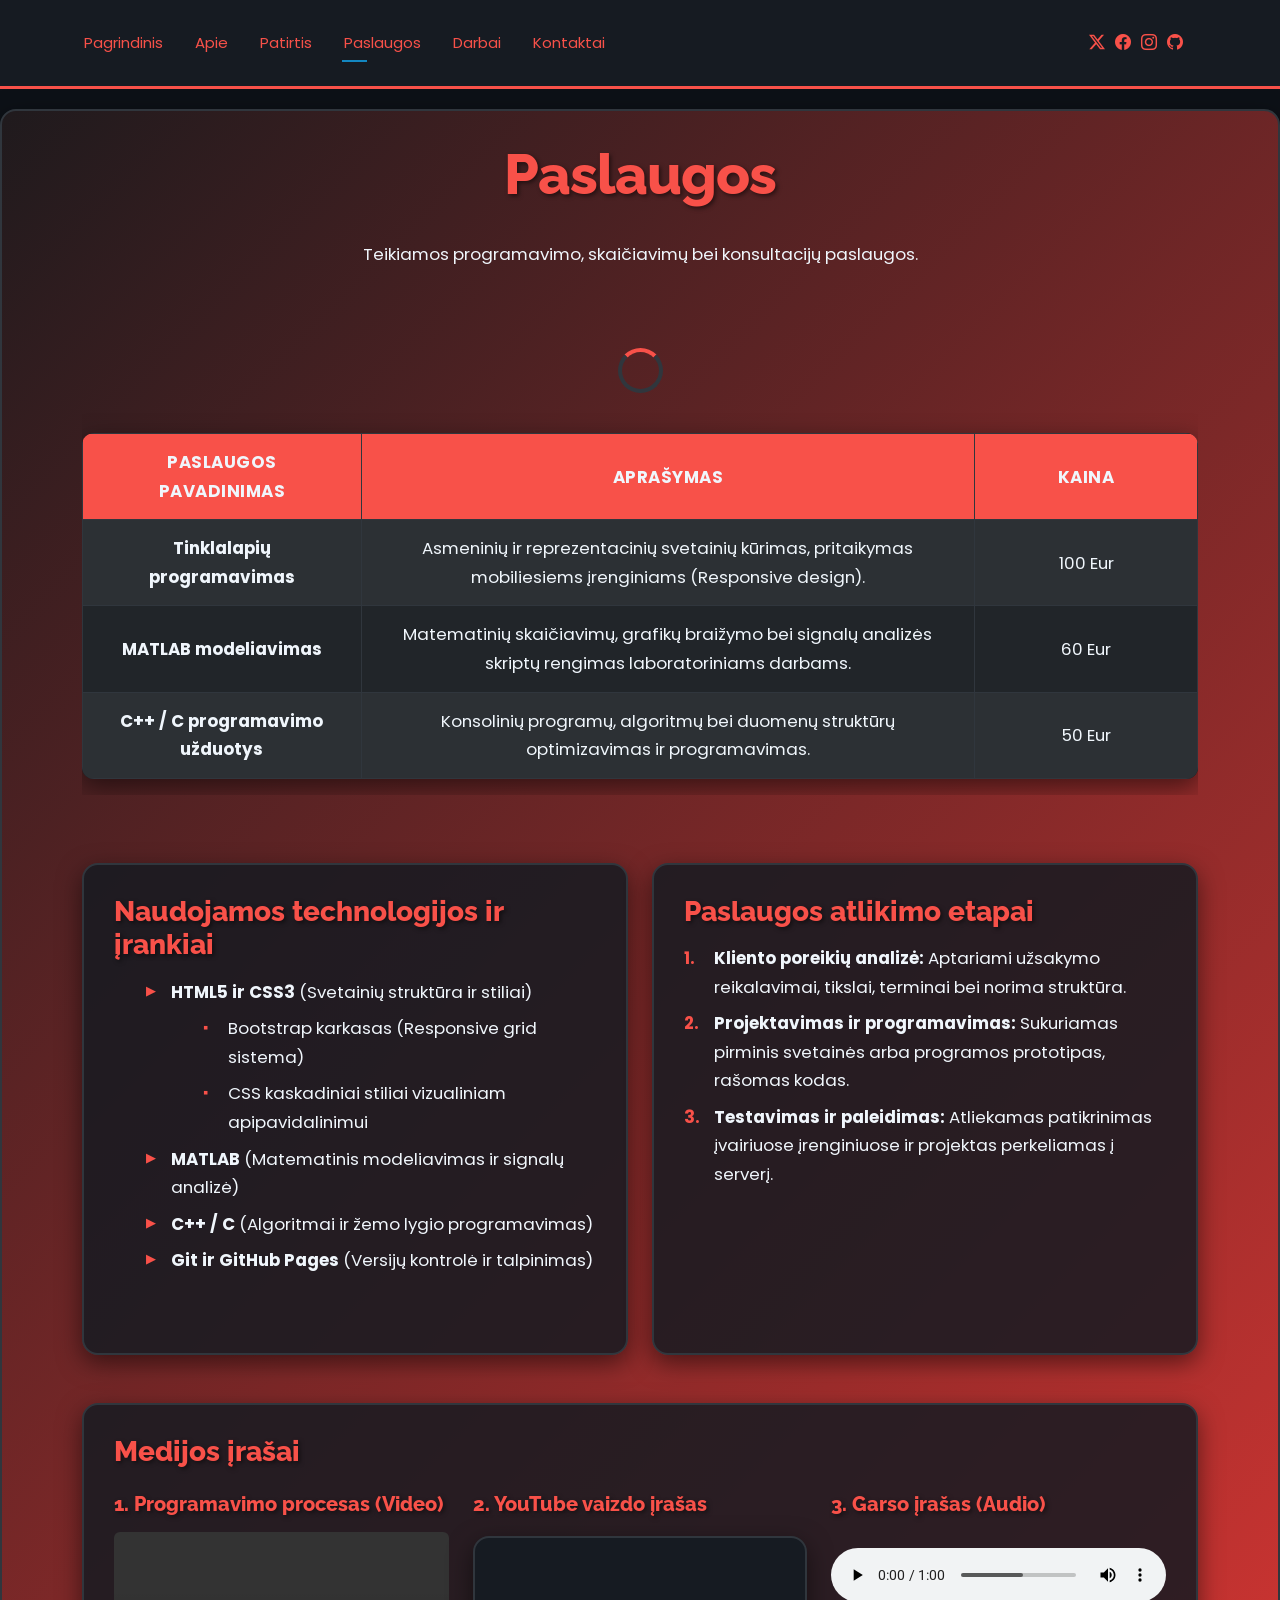
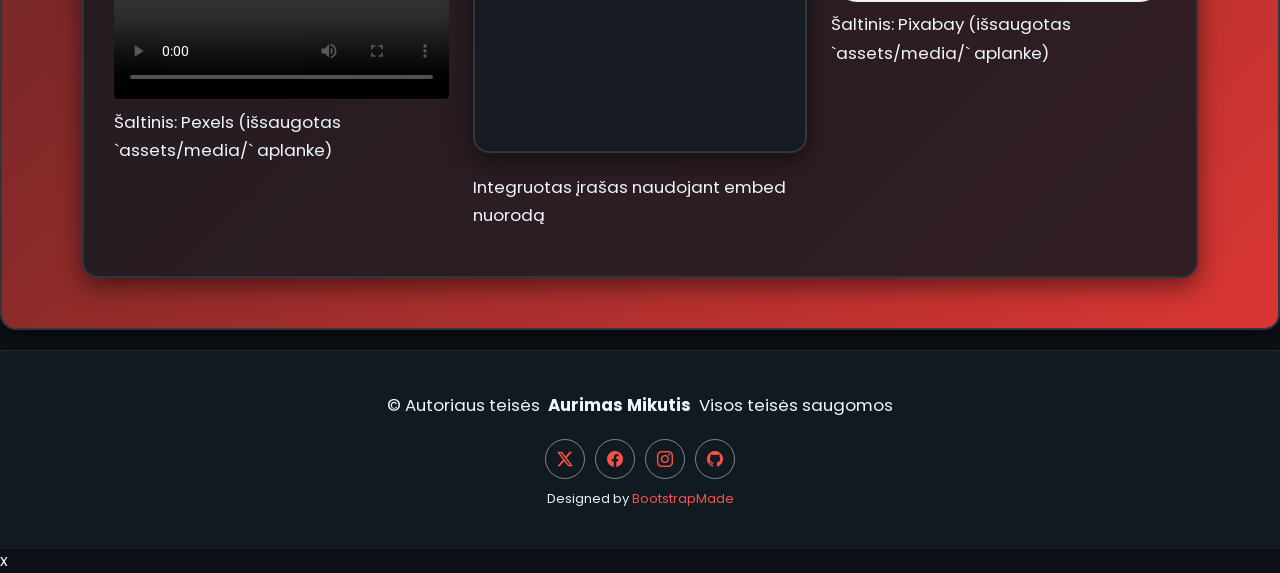
<file: services.html>
<link href="assets/css/custom.css" rel="stylesheet">
<!DOCTYPE html>
<html lang="lt">

<head>
  <meta charset="utf-8">
  <meta content="width=device-width, initial-scale=1.0" name="viewport">
  <title>Mano CV - Paslaugos</title>
  <meta name="author" content="Aurimas Mikutis">
  <meta name="description" content="Aurimas Mikutis CV puslapis - Teikiamos paslaugos, kainos, technologijos, etapai ir medijos įrašai">
  <meta name="keywords" content="CV, Aurimas Mikutis, Paslaugos, Programavimas, Svetainių kūrimas, MATLAB, Medija">

  <!-- Favicons -->
  <link href="assets/img/favicon.jpeg" rel="icon" type="image/jpeg">
  <link href="assets/img/apple-touch-icon.png" rel="apple-touch-icon">

  <!-- Fonts -->
  <link href="https://fonts.googleapis.com" rel="preconnect">
  <link href="https://fonts.gstatic.com" rel="preconnect" crossorigin>
  <link href="https://fonts.googleapis.com/css2?family=Roboto:ital,wght@0,100;0,300;0,400;0,500;0,700;0,900;1,100;1,300;1,400;1,500;1,700;1,900&family=Poppins:ital,wght@0,100;0,200;0,300;0,400;0,500;0,600;0,700;0,800;0,900;1,100;1,200;1,300;1,400;1,500;1,600;1,700;1,800;1,900&family=Raleway:ital,wght@0,100;0,200;0,300;0,400;0,500;0,600;0,700;0,800;0,900;1,100;1,200;1,300;1,400;1,500;1,600;1,700;1,800;1,900&display=swap" rel="stylesheet">

  <!-- Vendor CSS Files -->
  <link href="assets/vendor/bootstrap/css/bootstrap.min.css" rel="stylesheet">
  <link href="assets/vendor/bootstrap-icons/bootstrap-icons.css" rel="stylesheet">
  <link href="assets/vendor/aos/aos.css" rel="stylesheet">
  <link href="assets/vendor/swiper/swiper-bundle.min.css" rel="stylesheet">
  <link href="assets/vendor/glightbox/css/glightbox.min.css" rel="stylesheet">

  <!-- Main CSS File -->
  <link href="assets/css/main.css" rel="stylesheet">
</head>

<body class="services-page">

  <header id="header" class="header d-flex align-items-center light-background sticky-top">
    <div class="container position-relative d-flex align-items-center justify-content-between">

      <nav id="navmenu" class="navmenu">
        <ul>
          <li><a href="index.html">Pagrindinis</a></li>
          <li><a href="about.html">Apie</a></li>
          <li><a href="resume.html">Patirtis</a></li>
          <li><a href="services.html" class="active">Paslaugos</a></li>
          <li><a href="portfolio.html">Darbai</a></li>
          <li><a href="contact.html">Kontaktai</a></li>
        </ul>
        <i class="mobile-nav-toggle d-xl-none bi bi-list"></i>
      </nav>

      <div class="header-social-links">
        <a href="#" class="twitter"><i class="bi bi-twitter-x"></i></a>
        <a href="#" class="facebook"><i class="bi bi-facebook"></i></a>
        <a href="#" class="instagram"><i class="bi bi-instagram"></i></a>
        <a href="https://github.com/mikutisaurimas" class="linkedin"><i class="bi bi-github"></i></a>
      </div>

    </div>
  </header>

  <main class="main">

    <!-- Services Section -->
    <section id="services" class="services section">

      <!-- Section Title -->
      <div class="container section-title" data-aos="fade-up">
        <h2>Paslaugos</h2>
        <p>Teikiamos programavimo, skaičiavimų bei konsultacijų paslaugos.</p>
      </div><!-- End Section Title -->
        <div class="custom-loader"></div>
      <div class="container" data-aos="fade-up" data-aos-delay="100">

        <!-- HTML Lentelė (4x3 dydžio) -->
        <div class="table-responsive mb-5">
          <table class="table table-dark table-striped table-bordered align-middle">
            <thead class="table-primary text-dark">
              <tr>
                <th scope="col" style="width: 25%;">Paslaugos pavadinimas</th>
                <th scope="col" style="width: 55%;">Aprašymas</th>
                <th scope="col" style="width: 20%;">Kaina</th>
              </tr>
            </thead>
            <tbody>
              <tr>
                <td><strong>Tinklalapių programavimas</strong></td>
                <td>Asmeninių ir reprezentacinių svetainių kūrimas, pritaikymas mobiliesiems įrenginiams (Responsive design).</td>
                <td>100 Eur</td>
              </tr>
              <tr>
                <td><strong>MATLAB modeliavimas</strong></td>
                <td>Matematinių skaičiavimų, grafikų braižymo bei signalų analizės skriptų rengimas laboratoriniams darbams.</td>
                <td>60 Eur</td>
              </tr>
              <tr>
                <td><strong>C++ / C programavimo užduotys</strong></td>
                <td>Konsolinių programų, algoritmų bei duomenų struktūrų optimizavimas ir programavimas.</td>
                <td>50 Eur</td>
              </tr>
            </tbody>
          </table>
        </div>

        <!-- Papildoma dalis: HTML Sąrašai -->
        <div class="row gy-4 mb-5">
          <!-- Nenumatytasis sąrašas su įdėtiniu sąrašu -->
          <div class="col-lg-6">
            <div class="p-4 rounded h-100" style="background: rgba(255, 255, 255, 0.05);">
              <h3 class="mb-3">Naudojamos technologijos ir įrankiai</h3>
              <ul class="mb-0">
                <li><strong>HTML5 ir CSS3</strong> (Svetainių struktūra ir stiliai)
                  <ul class="mt-2">
                    <li>Bootstrap karkasas (Responsive grid sistema)</li>
                    <li>CSS kaskadiniai stiliai vizualiniam apipavidalinimui</li>
                  </ul>
                </li>
                <li class="mt-2"><strong>MATLAB</strong> (Matematinis modeliavimas ir signalų analizė)</li>
                <li class="mt-2"><strong>C++ / C</strong> (Algoritmai ir žemo lygio programavimas)</li>
                <li class="mt-2"><strong>Git ir GitHub Pages</strong> (Versijų kontrolė ir talpinimas)</li>
              </ul>
            </div>
          </div>

          <!-- Numeruotasis sąrašas (Paslaugos atlikimo etapai) -->
          <div class="col-lg-6">
            <div class="p-4 rounded h-100" style="background: rgba(255, 255, 255, 0.05);">
              <h3 class="mb-3">Paslaugos atlikimo etapai</h3>
              <ol class="mb-0">
                <li class="mb-2"><strong>Kliento poreikių analizė:</strong> Aptariami užsakymo reikalavimai, tikslai, terminai bei norima struktūra.</li>
                <li class="mb-2"><strong>Projektavimas ir programavimas:</strong> Sukuriamas pirminis svetainės arba programos prototipas, rašomas kodas.</li>
                <li class="mb-2"><strong>Testavimas ir paleidimas:</strong> Atliekamas patikrinimas įvairiuose įrenginiuose ir projektas perkeliamas į serverį.</li>
              </ol>
            </div>
          </div>
        </div>

        <!-- PAPILDOMA UŽDUOTIS: Medijos įrašai (Vaizdo įrašas, YouTube embed ir garso įrašas) -->
        <div class="row gy-4">
          <div class="col-12">
            <div class="p-4 rounded" style="background: rgba(255, 255, 255, 0.05);">
              <h3 class="mb-4">Medijos įrašai</h3>
              
              <div class="row gy-4">
                <!-- b) Vietinis / atsisiųstas vaizdo įrašas (<video>) -->
                <div class="col-lg-4">
                  <h5 class="mb-3">1. Programavimo procesas (Video)</h5>
                  <video controls class="w-100 rounded" style="max-height: 250px; object-fit: cover;">
                    <source src="assets/media/computer-typing.mp4" type="video/mp4">
                    Jūsų naršyklė nepalaiko video elemento.
                  </video>
                  <p class="text-muted small mt-2">Šaltinis: Pexels (išsaugotas `assets/media/` aplanke)</p>
                </div>

                <!-- c) YouTube įrašas per <iframe> su embed adresu -->
                <div class="col-lg-4">
                  <h5 class="mb-3">2. YouTube vaizdo įrašas</h5>
                  <div class="ratio ratio-16x9">
                    <iframe src="https://www.youtube.com/embed/BoUVIhtqAw" title="YouTube video" allowfullscreen></iframe>
                  </div>
                  <p class="text-muted small mt-2">Integruotas įrašas naudojant embed nuorodą</p>
                </div>

                <!-- d) Garso įrašas (<audio>) -->
                <div class="col-lg-4">
                  <h5 class="mb-3">3. Garso įrašas (Audio)</h5>
                  <audio controls class="w-100 mt-3">
                    <source src="assets/media/clock-ticking.mp3" type="audio/mpeg">
                    Jūsų naršyklė nepalaiko audio elemento.
                  </audio>
                  <p class="text-muted small mt-2">Šaltinis: Pixabay (išsaugotas `assets/media/` aplanke)</p>
                </div>
              </div>

            </div>
          </div>
        </div>
        <!-- End Papildoma užduotis -->

      </div>

    </section><!-- /Services Section -->

  </main>

  <footer id="footer" class="footer">

    <div class="container">
      <div class="copyright text-center ">
        <p>© <span>Autoriaus teisės</span> <strong class="px-1 sitename">Aurimas Mikutis</strong> <span>Visos teisės saugomos<br></span></p>
      </div>
      <div class="social-links d-flex justify-content-center">
        <a href="#"><i class="bi bi-twitter-x"></i></a>
        <a href="#"><i class="bi bi-facebook"></i></a>
        <a href="#"><i class="bi bi-instagram"></i></a>
        <a href="https://github.com/mikutisaurimas"><i class="bi bi-github"></i></a>
      </div>
      <div class="credits">
        Designed by <a href="https://bootstrapmade.com/">BootstrapMade</a>
      </div>
    </div>

  </footer>x

  <!-- Scroll Top -->
  <a href="#" id="scroll-top" class="scroll-top d-flex align-items-center justify-content-center"><i class="bi bi-arrow-up-short"></i></a>

  <!-- Preloader -->
  <div id="preloader"></div>

  <!-- Vendor JS Files -->
  <script src="assets/vendor/bootstrap/js/bootstrap.bundle.min.js"></script>
  <script src="assets/vendor/php-email-form/validate.js"></script>
  <script src="assets/vendor/aos/aos.js"></script>
  <script src="assets/vendor/typed.js/typed.umd.js"></script>
  <script src="assets/vendor/waypoints/noframework.waypoints.js"></script>
  <script src="assets/vendor/purecounter/purecounter_vanilla.js"></script>
  <script src="assets/vendor/swiper/swiper-bundle.min.js"></script>
  <script src="assets/vendor/imagesloaded/imagesloaded.pkgd.min.js"></script>
  <script src="assets/vendor/isotope-layout/isotope.pkgd.min.js"></script>
  <script src="assets/vendor/glightbox/js/glightbox.min.js"></script>

  <!-- Main JS File -->
  <script src="assets/js/main.js"></script>

</body>

</html>
</file>
<file: assets/css/custom.css>
/* Bendri stiliai ir tamsus režimas */
body, html {
  background-color: #0d1117 !important;
  color: #f0f6fc !important;
  font-family: 'Poppins', sans-serif !important;
}

/* Antraštės */
h1, h2, h3, h4, h5, h6 {
  font-family: 'Raleway', sans-serif !important;
  color: #f85149 !important;
  font-weight: 800 !important;
  text-shadow: 2px 2px 4px rgba(0, 0, 0, 0.5);
}

/* Tekstai */
p, li, span, td, th {
  color: #f0f6fc !important;
  font-size: 1.05rem !important;
  line-height: 1.7 !important;
}

/* Bendri mygtukai */
.btn, button[type="submit"], .btn-primary, .btn-outline-primary {
  background-color: #f85149 !important;
  border-color: #f85149 !important;
  color: #ffffff !important;
  border-radius: 50px !important;
  font-weight: bold !important;
  padding: 12px 30px !important;
  box-shadow: 0 0 15px rgba(248, 81, 73, 0.6) !important;
  transition: all 0.3s ease-in-out !important;
}

.btn:hover, button[type="submit"]:hover, .btn-primary:hover, .btn-outline-primary:hover {
  background-color: #da3633 !important;
  border-color: #da3633 !important;
  color: #ffffff !important;
  transform: scale(1.05);
}

/* Apie skilties mygtukai */
#about a, 
.about a, 
#about .btn, 
.about .btn, 
section#about a, 
section.about a {
  border-color: #f85149 !important;
}

#about a:hover, 
.about a:hover, 
#about .btn:hover, 
.about .btn:hover {
  background-color: #f85149 !important;
  color: #ffffff !important;
  border-color: #f85149 !important;
}

#about a.btn-outline, 
.about a.btn-outline,
#about a:not(.btn),
.about a:not(.btn) {
  border-bottom-color: #f85149 !important;
}

/* Nuorodos */
a {
  color: #f85149 !important;
  text-decoration: none !important;
}

a:hover {
  color: #ff7b72 !important;
  text-decoration: underline !important;
}

/* Kortelės ir blokai */
section, .services .p-4, .resume-item, .portfolio-card, div[class*="col-"] > div {
  background-color: #161b22 !important;
  border: 2px solid #30363d !important;
  border-radius: 16px !important;
  padding: 30px !important;
  margin-top: 20px !important;
  margin-bottom: 20px !important;
  box-shadow: 0 8px 24px rgba(0, 0, 0, 0.5) !important;
}

section p, .services p, .portfolio-card p, .resume-item p, div[class*="col-"] p, span, small {
  color: #f0f6fc !important;
}

/* Navigacija ir mygtukas į viršų */
.header {
  background-color: #161b22 !important;
  border-bottom: 3px solid #f85149 !important;
}

.scroll-top {
  background-color: #f85149 !important;
  border-radius: 10px !important;
  width: 50px !important;
  height: 50px !important;
  color: #ffffff !important;
}

.scroll-top:hover {
  background-color: #da3633 !important;
  transform: translateY(-3px);
}

/* Portfelio filtrų mygtukai */
ul.portfolio-flters li, 
#portfolio-flters li, 
.portfolio-filters li, 
.filters li,
ul.portfolio-flters li a, 
#portfolio-flters li a, 
.portfolio-filters li a, 
.filters li a {
  background-color: #161b22 !important;
  color: #f0f6fc !important;
  border: 1px solid #30363d !important;
}

ul.portfolio-flters li.filter-active, 
#portfolio-flters li.filter-active, 
.portfolio-filters li.filter-active, 
.filters li.filter-active,
ul.portfolio-flters li.filter-active a, 
#portfolio-flters li.filter-active a, 
.portfolio-filters li.filter-active a, 
.filters li.filter-active a,
ul.portfolio-flters li:hover, 
#portfolio-flters li:hover, 
.portfolio-filters li:hover, 
.filters li:hover,
ul.portfolio-flters li:hover a, 
#portfolio-flters li:hover a, 
.portfolio-filters li:hover a, 
.filters li:hover a {
  background-color: #f85149 !important;
  color: #ffffff !important;
  border-color: #f85149 !important;
  box-shadow: 0 0 10px rgba(248, 81, 73, 0.6) !important;
}

#portfolio ul li::before, 
.portfolio ul li::before, 
.portfolio-flters li::before, 
#portfolio-flters li::before {
  content: none !important;
  display: none !important;
}

/* Pagrindiniai sąrašai */
.content ul > li, 
.resume-item ul > li, 
.about-content ul > li,
section:not(#portfolio) ul > li {
  position: relative;
  padding-left: 25px;
  margin-bottom: 8px;
  list-style: none !important;
}

.content ul > li::before, 
.resume-item ul > li::before, 
.about-content ul > li::before,
section:not(#portfolio) ul > li::before {
  content: "▶" !important;
  position: absolute;
  left: 0;
  color: #f85149 !important;
  font-size: 0.8rem;
  top: 2px;
}

/* Įdėtiniai sąrašai */
.content ul ul > li::before, 
.resume-item ul ul > li::before, 
.about-content ul ul > li::before,
section:not(#portfolio) ul ul > li::before,
.content li li::before,
.resume-item li li::before {
  content: "▪" !important;
  color: #f85149 !important;
  font-size: 0.9rem;
  top: 1px;
}

/* Numeruoti sąrašai */
section ol, .content ol, article ol {
  list-style: none !important;
  counter-reset: custom-counter;
  padding-left: 0 !important;
}

section ol > li, .content ol > li, article ol > li {
  counter-increment: custom-counter;
  position: relative;
  padding-left: 30px;
  margin-bottom: 8px;
}

section ol > li::before, .content ol > li::before, article ol > li::before {
  content: counter(custom-counter) ".";
  position: absolute;
  left: 0;
  color: #f85149 !important;
  font-weight: bold;
}

/* Lentelės */
table {
  width: 100%;
  border-collapse: collapse;
  margin-top: 20px;
  margin-bottom: 20px;
  background-color: #161b22 !important;
  border-radius: 12px;
  overflow: hidden;
  box-shadow: 0 8px 24px rgba(0, 0, 0, 0.5);
}

table th {
  background-color: #f85149 !important;
  color: #ffffff !important;
  font-weight: 700 !important;
  text-transform: uppercase;
  letter-spacing: 0.5px;
  border-bottom: 3px solid #da3633 !important;
}

table tr:nth-child(even) {
  background-color: rgba(22, 27, 34, 0.8) !important;
}

table tr:nth-child(odd) {
  background-color: rgba(33, 38, 45, 0.8) !important;
}

table tr:hover {
  background-color: rgba(248, 81, 73, 0.15) !important;
  transition: background-color 0.2s ease-in-out;
}

table th, table td {
  padding: 14px 20px !important;
  text-align: center !important;
  vertical-align: middle !important;
  border: 1px solid #30363d !important;
  color: #f0f6fc !important;
}


/* Socialinių tinklų ikonėlių animacija */
@keyframes socialPulseSpin {
  0% {
    transform: scale(1) rotate(0deg);
    color: #f0f6fc;
  }
  30% {
    transform: scale(1.15) rotate(-10deg);
    color: #ff7b72;
  }
  60% {
    transform: scale(0.95) rotate(10deg);
    color: #f85149;
  }
  100% {
    transform: scale(1) rotate(0deg);
    color: #f0f6fc;
  }
}

.social-links a, 
.socials a, 
.social-icons a {
  display: inline-block;
  transition: all 0.3s ease;
}

.social-links a:hover, 
.socials a:hover, 
.social-icons a:hover {
  animation: socialPulseSpin 1.2s infinite ease-in-out;
}


/* Profilio nuotraukos švytėjimo animacija */
@keyframes imageGlowPulse {
  0% {
    transform: scale(1);
    box-shadow: 0 0 0px rgba(248, 81, 73, 0);
  }
  50% {
    transform: scale(1.03);
    box-shadow: 0 0 25px rgba(248, 81, 73, 0.8);
  }
  100% {
    transform: scale(1);
    box-shadow: 0 0 0px rgba(248, 81, 73, 0);
  }
}

#about img, 
.about img, 
.profile-img img {
  transition: transform 0.3s ease;
}

#about img:hover, 
.about img:hover, 
.profile-img img:hover {
  animation: imageGlowPulse 2s infinite ease-in-out;
}


/* Animuotas ir pulsuojantis gradientinis fonas paslaugų skiltyje */
@keyframes pulseGradientFlow {
  0% {
    background-position: 0% 50%;
    filter: brightness(1);
  }
  50% {
    background-position: 100% 50%;
    filter: brightness(1.3);
  }
  100% {
    background-position: 0% 50%;
    filter: brightness(1);
  }
}

#services, 
.services {
  background: linear-gradient(-45deg, #0d1117, #f85149, #161b22, #da3633, #1f1a1d) !important;
  background-size: 400% 400% !important;
  animation: pulseGradientFlow 6s ease-in-out infinite !important;
}

#services .service-item, 
#services .p-4, 
.services .service-item, 
.services .p-4 {
  background-color: rgba(22, 27, 34, 0.85) !important;
}


/* Krovimo indikatorius paslaugų skiltyje */
@keyframes customSpinnerRotate {
  0% {
    transform: rotate(0deg);
  }
  100% {
    transform: rotate(360deg);
  }
}

.custom-loader {
  width: 45px;
  height: 45px;
  border: 4px solid #30363d;
  border-top: 4px solid #f85149;
  border-radius: 50%;
  animation: customSpinnerRotate 1s linear infinite;
  margin: 20px auto;
  display: block;
}

#services .custom-loader, 
.services .custom-loader {
  position: relative;
  z-index: 2;
}


/* Animuotos CSS figūros apie skiltyje */
#about, 
.about {
  position: relative;
}

#about::before, 
.about::before {
  content: "";
  position: absolute;
  top: 20px;
  right: 30px;
  width: 40px;
  height: 40px;
  border: 3px dashed #f85149;
  border-radius: 50%;
  animation: circleRotateScale 6s linear infinite;
  z-index: 5;
}

#about::after, 
.about::after {
  content: "";
  position: absolute;
  bottom: 30px;
  left: 30px;
  width: 0;
  height: 0;
  border-left: 20px solid transparent;
  border-right: 20px solid transparent;
  border-bottom: 35px solid #ff7b72;
  animation: triangleFloat 4s ease-in-out infinite;
  z-index: 5;
}

@keyframes circleRotateScale {
  0% {
    transform: rotate(0deg) scale(1);
    box-shadow: 0 0 0px rgba(248, 81, 73, 0);
  }
  50% {
    transform: rotate(180deg) scale(1.2);
    box-shadow: 0 0 15px rgba(248, 81, 73, 0.6);
  }
  100% {
    transform: rotate(360deg) scale(1);
    box-shadow: 0 0 0px rgba(248, 81, 73, 0);
  }
}

@keyframes triangleFloat {
  0%, 100% {
    transform: translateY(0px) rotate(0deg);
  }
  50% {
    transform: translateY(-15px) rotate(15deg);
  }
}


/* Simestriniai dekoratyviniai pseudo-elementai antraštėms */
section h2, 
.section-title h2 {
  position: relative;
  display: inline-block;
  padding-bottom: 8px;
}

section h2::before, 
section h2::after, 
.section-title h2::before, 
.section-title h2::after {
  content: "";
  position: absolute;
  bottom: 0;
  height: 3px;
  background-color: #f85149;
  border-radius: 2px;
  animation: symmetricGlow 2s infinite ease-in-out;
}

section h2::before, 
.section-title h2::before {
  left: 50%;
  transform: translateX(-110%);
}

section h2::after, 
.section-title h2::after {
  left: 50%;
  transform: translateX(10%);
}

@keyframes symmetricGlow {
  0%, 100% {
    width: 20px;
    background-color: #f85149;
    box-shadow: 0 0 5px rgba(248, 81, 73, 0.4);
  }
  50% {
    width: 40px;
    background-color: #ff7b72;
    box-shadow: 0 0 15px rgba(248, 81, 73, 0.9);
  }
}


/* Kontaktų forma */
#contact-form h3 {
  margin-bottom: 20px;
}

#contact-form .form-label {
  color: #f0f6fc !important;
  font-weight: 600;
}

#contact-form .form-control {
  background-color: #0d1117 !important;
  color: #f0f6fc !important;
  border: 1px solid #30363d !important;
  border-radius: 10px !important;
  padding: 10px 14px;
}

#contact-form .form-control:focus {
  border-color: #f85149 !important;
  box-shadow: 0 0 0 0.2rem rgba(248, 81, 73, 0.3) !important;
}

/* Slankikliai */
#contact-form .form-range::-webkit-slider-thumb {
  background-color: #f85149;
}

#contact-form .form-range::-moz-range-thumb {
  background-color: #f85149;
}

#contact-form .form-range::-webkit-slider-runnable-track,
#contact-form .form-range::-moz-range-track {
  background-color: #30363d;
}

/* Skaičius šalia klausimo */
#contact-form .badge {
  background-color: #f85149 !important;
  color: #ffffff !important;
  font-size: 0.95rem !important;
  min-width: 32px;
  margin-left: 6px;
}

/* Neaktyvus „Siųsti“ mygtukas */
#contact-form button[type="submit"]:disabled {
  background-color: #30363d !important;
  border-color: #30363d !important;
  color: #8b949e !important;
  box-shadow: none !important;
  cursor: not-allowed !important;
  transform: none !important;
  opacity: 1 !important;
}

/* „Išvalyti“ mygtukas */
#isvalyti-btn {
  background-color: transparent !important;
  color: #f85149 !important;
  border: 2px solid #f85149 !important;
  box-shadow: none !important;
}

#isvalyti-btn:hover {
  background-color: #f85149 !important;
  color: #ffffff !important;
}

/* Validacijos klaidos */
#contact-form .form-control.is-invalid {
  border-color: #f85149 !important;
  box-shadow: 0 0 0 0.2rem rgba(248, 81, 73, 0.25) !important;
}

#contact-form .form-control.is-valid {
  border-color: #3fb950 !important;
}

#contact-form .klaidos-tekstas {
  background: none !important;
  border: none !important;
  box-shadow: none !important;
  padding: 0 !important;
  margin: 5px 0 0 0 !important;
  border-radius: 0 !important;
  color: #f85149 !important;
  font-size: 0.9rem;
  min-height: 0;
}

#contact-form .klaidos-tekstas:empty {
  display: none;
}

/* Rezultatų blokas */
#formos-rezultatai {
  background-color: #161b22 !important;
  border: 2px solid #f85149 !important;
  border-radius: 16px !important;
  padding: 25px 30px !important;
  min-height: 0 !important;
  height: auto !important;
}

#formos-rezultatai p {
  margin-bottom: 6px;
}

#formos-rezultatai hr {
  border-color: #30363d;
  opacity: 1;
}

#formos-rezultatai .vidurkis {
  font-size: 1.3rem !important;
  color: #ff7b72 !important;
}
</file>
<file: assets/css/main.css>
/**
* Template Name: FolioOne
* Template URL: https://bootstrapmade.com/folioone-bootstrap-portfolio-website-template/
* Updated: Aug 23 2025 with Bootstrap v5.3.7
* Author: BootstrapMade.com
* License: https://bootstrapmade.com/license/
*/

/*--------------------------------------------------------------
# Font & Color Variables
# Help: https://bootstrapmade.com/color-system/
--------------------------------------------------------------*/
/* Fonts */
:root {
  --default-font: "Roboto",  system-ui, -apple-system, "Segoe UI", Roboto, "Helvetica Neue", Arial, "Noto Sans", "Liberation Sans", sans-serif, "Apple Color Emoji", "Segoe UI Emoji", "Segoe UI Symbol", "Noto Color Emoji";
  --heading-font: "Raleway",  sans-serif;
  --nav-font: "Poppins",  sans-serif;
}

/* Global Colors - The following color variables are used throughout the website. Updating them here will change the color scheme of the entire website */
:root { 
  --background-color: #101a20; /* Background color for the entire website, including individual sections */
  --default-color: #e7f2f7; /* Default color used for the majority of the text content across the entire website */
  --heading-color: #ffffff; /* Color for headings, subheadings and title throughout the website */
  --accent-color: #1387c1; /* Accent color that represents your brand on the website. It's used for buttons, links, and other elements that need to stand out */
  --surface-color: #141f26; /* The surface color is used as a background of boxed elements within sections, such as cards, icon boxes, or other elements that require a visual separation from the global background. */
  --contrast-color: #ffffff; /* Contrast color for text, ensuring readability against backgrounds of accent, heading, or default colors. */
}

/* Nav Menu Colors - The following color variables are used specifically for the navigation menu. They are separate from the global colors to allow for more customization options */
:root {
  --nav-color: #ffffff;  /* The default color of the main navmenu links */
  --nav-hover-color: #1387c1; /* Applied to main navmenu links when they are hovered over or active */
  --nav-mobile-background-color: #213642; /* Used as the background color for mobile navigation menu */
  --nav-dropdown-background-color: #051117; /* Used as the background color for dropdown items that appear when hovering over primary navigation items */
  --nav-dropdown-color: #e7f2f7; /* Used for navigation links of the dropdown items in the navigation menu. */
  --nav-dropdown-hover-color: #1387c1; /* Similar to --nav-hover-color, this color is applied to dropdown navigation links when they are hovered over. */
}

/* Color Presets - These classes override global colors when applied to any section or element, providing reuse of the sam color scheme. */

.light-background {
  --background-color: #142027;
  --surface-color: #325264;
}

.dark-background {
  --background-color: #0b1419;
  --default-color: #ffffff;
  --heading-color: #ffffff;
  --surface-color: #252525;
  --contrast-color: #ffffff;
}

/* Smooth scroll */
:root {
  scroll-behavior: smooth;
}

/*--------------------------------------------------------------
# General Styling & Shared Classes
--------------------------------------------------------------*/
body {
  color: var(--default-color);
  background-color: var(--background-color);
  font-family: var(--default-font);
}

a {
  color: var(--accent-color);
  text-decoration: none;
  transition: 0.3s;
}

a:hover {
  color: color-mix(in srgb, var(--accent-color), transparent 25%);
  text-decoration: none;
}

h1,
h2,
h3,
h4,
h5,
h6 {
  color: var(--heading-color);
  font-family: var(--heading-font);
}

/* PHP Email Form Messages
------------------------------*/
.php-email-form .error-message {
  display: none;
  background: #df1529;
  color: #ffffff;
  text-align: left;
  padding: 15px;
  margin-bottom: 24px;
  font-weight: 600;
}

.php-email-form .sent-message {
  display: none;
  color: #ffffff;
  background: #059652;
  text-align: center;
  padding: 15px;
  margin-bottom: 24px;
  font-weight: 600;
}

.php-email-form .loading {
  display: none;
  background: var(--surface-color);
  text-align: center;
  padding: 15px;
  margin-bottom: 24px;
}

.php-email-form .loading:before {
  content: "";
  display: inline-block;
  border-radius: 50%;
  width: 24px;
  height: 24px;
  margin: 0 10px -6px 0;
  border: 3px solid var(--accent-color);
  border-top-color: var(--surface-color);
  animation: php-email-form-loading 1s linear infinite;
}

@keyframes php-email-form-loading {
  0% {
    transform: rotate(0deg);
  }

  100% {
    transform: rotate(360deg);
  }
}

/*--------------------------------------------------------------
# Global Header
--------------------------------------------------------------*/
.header {
  --background-color: rgba(255, 255, 255, 0);
  color: var(--default-color);
  background-color: var(--background-color);
  padding: 15px 0;
  transition: all 0.5s;
  z-index: 997;
  border-bottom: 1px solid color-mix(in srgb, var(--default-color), transparent 92%);
}

.header .logo {
  line-height: 1;
}

.header .logo img {
  max-height: 36px;
  margin-right: 8px;
}

.header .logo h1 {
  font-size: 32px;
  margin: 0;
  font-weight: 400;
  color: var(--heading-color);
}

.header .header-social-links {
  padding-right: 15px;
}

.header .header-social-links a {
  color: color-mix(in srgb, var(--default-color), transparent 40%);
  padding-left: 6px;
  display: inline-block;
  transition: 0.3s;
  font-size: 16px;
}

.header .header-social-links a:hover {
  color: var(--default-color);
}

.header .header-social-links a i {
  line-height: 0px;
}

@media (max-width: 1200px) {
  .header .logo {
    order: 1;
  }

  .header .header-social-links {
    order: 2;
  }

  .header .navmenu {
    order: 3;
  }
}

/* Global Header on Scroll
------------------------------*/
.scrolled .header {
  --background-color: rgba(16, 26, 32, 0.9);
}

/*--------------------------------------------------------------
# Navigation Menu
--------------------------------------------------------------*/
/* Desktop Navigation */
@media (min-width: 1200px) {
  .navmenu {
    padding: 0;
  }

  .navmenu ul {
    margin: 0;
    padding: 0;
    display: flex;
    list-style: none;
    align-items: center;
  }

  .navmenu li {
    position: relative;
  }

  .navmenu>ul>li {
    white-space: nowrap;
    padding: 15px 28px 15px 0;
  }

  .navmenu>ul>li:last-child {
    padding-right: 0;
  }

  .navmenu a,
  .navmenu a:focus {
    color: var(--nav-color);
    font-size: 15px;
    padding: 0 2px;
    font-family: var(--nav-font);
    font-weight: 400;
    display: flex;
    align-items: center;
    justify-content: space-between;
    white-space: nowrap;
    transition: 0.3s;
    position: relative;
  }

  .navmenu a i,
  .navmenu a:focus i {
    font-size: 12px;
    line-height: 0;
    margin-left: 5px;
    transition: 0.3s;
  }

  .navmenu>ul>li>a:before {
    content: "";
    position: absolute;
    height: 2px;
    bottom: -6px;
    left: 0;
    background-color: var(--nav-hover-color);
    visibility: hidden;
    width: 0px;
    transition: all 0.3s ease-in-out 0s;
  }

  .navmenu a:hover:before,
  .navmenu li:hover>a:before,
  .navmenu .active:before {
    visibility: visible;
    width: 25px;
  }

  .navmenu li:hover>a,
  .navmenu .active,
  .navmenu .active:focus {
    color: var(--nav-hover-color);
  }

  .navmenu .dropdown ul {
    margin: 0;
    padding: 10px 0;
    background: var(--nav-dropdown-background-color);
    display: block;
    position: absolute;
    visibility: hidden;
    left: -5px;
    top: 130%;
    opacity: 0;
    transition: 0.3s;
    border-radius: 4px;
    z-index: 99;
    box-shadow: 0px 0px 30px rgba(0, 0, 0, 0.1);
  }

  .navmenu .dropdown ul li {
    min-width: 200px;
  }

  .navmenu .dropdown ul a {
    padding: 10px 20px;
    font-size: 15px;
    text-transform: none;
    color: var(--nav-dropdown-color);
  }

  .navmenu .dropdown ul a i {
    font-size: 12px;
  }

  .navmenu .dropdown ul a:hover,
  .navmenu .dropdown ul .active:hover,
  .navmenu .dropdown ul li:hover>a {
    color: var(--nav-dropdown-hover-color);
  }

  .navmenu .dropdown:hover>ul {
    opacity: 1;
    top: 100%;
    visibility: visible;
  }

  .navmenu .dropdown .dropdown ul {
    top: 0;
    left: -90%;
    visibility: hidden;
  }

  .navmenu .dropdown .dropdown:hover>ul {
    opacity: 1;
    top: 0;
    left: -100%;
    visibility: visible;
  }
}

/* Mobile Navigation */
@media (max-width: 1199px) {
  .mobile-nav-toggle {
    color: var(--nav-color);
    font-size: 28px;
    line-height: 0;
    margin-right: 10px;
    cursor: pointer;
    transition: color 0.3s;
  }

  .navmenu {
    padding: 0;
    z-index: 9997;
  }

  .navmenu ul {
    display: none;
    list-style: none;
    position: absolute;
    inset: 60px 20px 20px 20px;
    padding: 10px 0;
    margin: 0;
    border-radius: 6px;
    background-color: var(--nav-mobile-background-color);
    border: 1px solid color-mix(in srgb, var(--default-color), transparent 90%);
    box-shadow: none;
    overflow-y: auto;
    transition: 0.3s;
    z-index: 9998;
  }

  .navmenu a,
  .navmenu a:focus {
    color: var(--nav-dropdown-color);
    padding: 10px 20px;
    font-family: var(--nav-font);
    font-size: 17px;
    font-weight: 500;
    display: flex;
    align-items: center;
    justify-content: space-between;
    white-space: nowrap;
    transition: 0.3s;
  }

  .navmenu a i,
  .navmenu a:focus i {
    font-size: 12px;
    line-height: 0;
    margin-left: 5px;
    width: 30px;
    height: 30px;
    display: flex;
    align-items: center;
    justify-content: center;
    border-radius: 50%;
    transition: 0.3s;
    background-color: color-mix(in srgb, var(--accent-color), transparent 90%);
  }

  .navmenu a i:hover,
  .navmenu a:focus i:hover {
    background-color: var(--accent-color);
    color: var(--contrast-color);
  }

  .navmenu a:hover,
  .navmenu .active,
  .navmenu .active:focus {
    color: var(--nav-dropdown-hover-color);
  }

  .navmenu .active i,
  .navmenu .active:focus i {
    background-color: var(--accent-color);
    color: var(--contrast-color);
    transform: rotate(180deg);
  }

  .navmenu .dropdown ul {
    position: static;
    display: none;
    z-index: 99;
    padding: 10px 0;
    margin: 10px 20px;
    background-color: var(--nav-dropdown-background-color);
    transition: all 0.5s ease-in-out;
  }

  .navmenu .dropdown ul ul {
    background-color: rgba(33, 37, 41, 0.1);
  }

  .navmenu .dropdown>.dropdown-active {
    display: block;
    background-color: rgba(33, 37, 41, 0.03);
  }

  .mobile-nav-active {
    overflow: hidden;
  }

  .mobile-nav-active .mobile-nav-toggle {
    color: #fff;
    position: absolute;
    font-size: 32px;
    top: 15px;
    right: 15px;
    margin-right: 0;
    z-index: 9999;
  }

  .mobile-nav-active .navmenu {
    position: fixed;
    overflow: hidden;
    inset: 0;
    background: rgba(33, 37, 41, 0.8);
    transition: 0.3s;
  }

  .mobile-nav-active .navmenu>ul {
    display: block;
  }
}

/*--------------------------------------------------------------
# Global Footer
--------------------------------------------------------------*/
.footer {
  color: var(--default-color);
  background-color: var(--background-color);
  font-size: 14px;
  padding: 40px 0;
  position: relative;
  border-top: 1px solid color-mix(in srgb, var(--default-color), transparent 92%);
}

.footer .copyright p {
  margin-bottom: 0;
}

.footer .social-links {
  margin-top: 20px;
}

.footer .social-links a {
  display: flex;
  align-items: center;
  justify-content: center;
  width: 40px;
  height: 40px;
  border-radius: 50%;
  border: 1px solid color-mix(in srgb, var(--default-color), transparent 50%);
  font-size: 16px;
  color: color-mix(in srgb, var(--default-color), transparent 50%);
  margin: 0 5px;
  transition: 0.3s;
}

.footer .social-links a:hover {
  color: var(--accent-color);
  border-color: var(--accent-color);
}

.footer .credits {
  margin-top: 10px;
  font-size: 13px;
  text-align: center;
}

/*--------------------------------------------------------------
# Preloader
--------------------------------------------------------------*/
#preloader {
  position: fixed;
  inset: 0;
  z-index: 9999;
  overflow: hidden;
  background-color: var(--background-color);
  transition: all 0.6s ease-out;
  width: 100%;
  height: 100vh;
}

#preloader:before,
#preloader:after {
  content: "";
  position: absolute;
  border: 4px solid var(--accent-color);
  border-radius: 50%;
  animation: animate-preloader 2s cubic-bezier(0, 0.2, 0.8, 1) infinite;
}

#preloader:after {
  animation-delay: -0.5s;
}

@keyframes animate-preloader {
  0% {
    width: 10px;
    height: 10px;
    top: calc(50% - 5px);
    left: calc(50% - 5px);
    opacity: 1;
  }

  100% {
    width: 72px;
    height: 72px;
    top: calc(50% - 36px);
    left: calc(50% - 36px);
    opacity: 0;
  }
}

/*--------------------------------------------------------------
# Scroll Top Button
--------------------------------------------------------------*/
.scroll-top {
  position: fixed;
  visibility: hidden;
  opacity: 0;
  right: 15px;
  bottom: -15px;
  z-index: 99999;
  background-color: var(--accent-color);
  width: 44px;
  height: 44px;
  border-radius: 50px;
  transition: all 0.4s;
}

.scroll-top i {
  font-size: 24px;
  color: var(--contrast-color);
  line-height: 0;
}

.scroll-top:hover {
  background-color: color-mix(in srgb, var(--accent-color), transparent 20%);
  color: var(--contrast-color);
}

.scroll-top.active {
  visibility: visible;
  opacity: 1;
  bottom: 15px;
}

/*--------------------------------------------------------------
# Disable aos animation delay on mobile devices
--------------------------------------------------------------*/
@media screen and (max-width: 768px) {
  [data-aos-delay] {
    transition-delay: 0 !important;
  }
}

/*--------------------------------------------------------------
# Global Page Titles & Breadcrumbs
--------------------------------------------------------------*/
.page-title {
  color: var(--default-color);
  background-color: var(--background-color);
  position: relative;
}

.page-title .heading {
  padding: 80px 0;
  border-top: 1px solid color-mix(in srgb, var(--default-color), transparent 90%);
}

.page-title .heading h1 {
  font-size: 38px;
  font-weight: 700;
}

.page-title nav {
  background-color: color-mix(in srgb, var(--default-color), transparent 96%);
  padding: 20px 0;
}

.page-title nav ol {
  display: flex;
  flex-wrap: wrap;
  list-style: none;
  padding: 0;
  margin: 0;
  font-size: 16px;
  font-weight: 400;
}

.page-title nav ol li+li {
  padding-left: 10px;
}

.page-title nav ol li+li::before {
  content: "/";
  display: inline-block;
  padding-right: 10px;
  color: color-mix(in srgb, var(--default-color), transparent 70%);
}

/*--------------------------------------------------------------
# Global Sections
--------------------------------------------------------------*/
section,
.section {
  color: var(--default-color);
  background-color: var(--background-color);
  padding: 60px 0;
  scroll-margin-top: 100px;
  overflow: clip;
}

@media (max-width: 1199px) {

  section,
  .section {
    scroll-margin-top: 66px;
  }
}

/*--------------------------------------------------------------
# Global Section Titles
--------------------------------------------------------------*/
.section-title {
  text-align: center;
  padding-bottom: 60px;
  position: relative;
}

.section-title h2 {
  font-size: 3.5rem;
  font-weight: 400;
  line-height: 1.2;
  color: var(--heading-color);
  margin-bottom: 1.5rem;
  letter-spacing: -1px;
}

@media (max-width: 768px) {
  .section-title h2 {
    font-size: 2.5rem;
  }
}

.section-title p {
  font-size: 1.125rem;
  line-height: 1.8;
  color: color-mix(in srgb, var(--default-color), transparent 25%);
  max-width: 900px;
  margin: 0 auto;
  text-wrap: balance;
}

/*--------------------------------------------------------------
# Hero Section
--------------------------------------------------------------*/
.hero {
  padding: 80px 0;
  min-height: 100vh;
  display: flex;
  align-items: center;
}

.hero .hero-content h1 {
  font-size: 3.5rem;
  font-weight: 700;
  margin-bottom: 1rem;
  line-height: 1.2;
}

.hero .hero-content h1 .highlight {
  color: var(--accent-color);
  position: relative;
}

.hero .hero-content h1 .highlight::after {
  content: "";
  position: absolute;
  bottom: 0;
  left: 0;
  width: 100%;
  height: 3px;
  background: linear-gradient(90deg, var(--accent-color), color-mix(in srgb, var(--accent-color), transparent 50%));
  border-radius: 2px;
}

@media (max-width: 768px) {
  .hero .hero-content h1 {
    font-size: 2.5rem;
  }
}

.hero .hero-content h2 {
  font-size: 1.5rem;
  font-weight: 400;
  margin-bottom: 2rem;
  color: color-mix(in srgb, var(--default-color), transparent 20%);
}

.hero .hero-content h2 .typed {
  color: var(--accent-color);
  font-weight: 600;
}

@media (max-width: 768px) {
  .hero .hero-content h2 {
    font-size: 1.25rem;
  }
}

.hero .hero-content p {
  font-size: 1.1rem;
  line-height: 1.6;
  margin-bottom: 2.5rem;
  color: color-mix(in srgb, var(--default-color), transparent 30%);
}

.hero .hero-actions {
  display: flex;
  gap: 1rem;
  margin-bottom: 3rem;
}

.hero .hero-actions .btn {
  padding: 12px 30px;
  border-radius: 50px;
  font-weight: 600;
  text-decoration: none;
  transition: all 0.3s ease;
  border: 2px solid;
}

.hero .hero-actions .btn.btn-primary {
  background: var(--accent-color);
  color: var(--contrast-color);
  border-color: var(--accent-color);
}

.hero .hero-actions .btn.btn-primary:hover {
  background: color-mix(in srgb, var(--accent-color), black 15%);
  border-color: color-mix(in srgb, var(--accent-color), black 15%);
  transform: translateY(-2px);
}

.hero .hero-actions .btn.btn-outline {
  background: transparent;
  color: var(--accent-color);
  border-color: var(--accent-color);
}

.hero .hero-actions .btn.btn-outline:hover {
  transform: translateY(-2px);
}

@media (max-width: 576px) {
  .hero .hero-actions {
    flex-direction: column;
  }

  .hero .hero-actions .btn {
    text-align: center;
  }
}

.hero .social-links {
  display: flex;
  gap: 1rem;
}

.hero .social-links a {
  width: 45px;
  height: 45px;
  background: var(--surface-color);
  border-radius: 50%;
  display: flex;
  align-items: center;
  justify-content: center;
  color: var(--default-color);
  font-size: 1.2rem;
  transition: all 0.3s ease;
}

.hero .social-links a:hover {
  background: var(--accent-color);
  color: var(--contrast-color);
  transform: translateY(-3px);
  box-shadow: 0 8px 25px color-mix(in srgb, var(--accent-color), transparent 70%);
}

.hero .hero-image {
  position: relative;
}

.hero .hero-image .image-wrapper {
  position: relative;
  max-width: 450px;
  margin: 0 auto;
}

.hero .hero-image .image-wrapper img {
  border-radius: 20px;
  box-shadow: 0 5px 15px color-mix(in srgb, var(--default-color), transparent 95%);
  transition: transform 0.3s ease;
}

.hero .hero-image .image-wrapper img:hover {
  transform: scale(1.02);
}

.hero .hero-image .floating-elements {
  position: absolute;
  top: 0;
  left: 0;
  right: 0;
  bottom: 0;
  pointer-events: none;
}

.hero .hero-image .floating-elements .floating-card {
  position: absolute;
  background: var(--surface-color);
  padding: 15px 20px;
  border-radius: 15px;
  box-shadow: 0 10px 30px color-mix(in srgb, var(--default-color), transparent 90%);
  display: flex;
  align-items: center;
  gap: 10px;
  font-weight: 600;
  animation: float 3s ease-in-out infinite;
}

.hero .hero-image .floating-elements .floating-card i {
  font-size: 1.5rem;
  color: var(--accent-color);
}

.hero .hero-image .floating-elements .floating-card.design {
  top: 10%;
  right: -10%;
  animation-delay: 0s;
}

.hero .hero-image .floating-elements .floating-card.code {
  bottom: 30%;
  left: -15%;
  animation-delay: 1s;
}

.hero .hero-image .floating-elements .floating-card.creativity {
  top: 60%;
  right: -5%;
  animation-delay: 2s;
}

@media (max-width: 992px) {
  .hero .hero-image .floating-elements .floating-card {
    display: none;
  }
}

@keyframes float {

  0%,
  100% {
    transform: translateY(0px);
  }

  50% {
    transform: translateY(-10px);
  }
}

@media (max-width: 992px) {
  .hero .hero-content {
    text-align: center;
    margin-bottom: 3rem;
  }
}

/*--------------------------------------------------------------
# About Section
--------------------------------------------------------------*/
.about .intro-content .eyebrow {
  display: inline-block;
  letter-spacing: 0.12em;
  text-transform: uppercase;
  font-size: 12px;
  color: color-mix(in srgb, var(--default-color), transparent 40%);
  margin-bottom: 16px;
}

.about .intro-content .headline {
  font-family: var(--heading-font);
  font-weight: 300;
  line-height: 1.2;
  font-size: clamp(28px, 4vw, 44px);
  margin: 0 0 24px 0;
}

.about .intro-content .lead {
  font-size: 18px;
  line-height: 1.8;
  color: color-mix(in srgb, var(--default-color), transparent 10%);
  margin-bottom: 24px;
}

.about .intro-content p {
  line-height: 1.8;
  margin-bottom: 24px;
  color: color-mix(in srgb, var(--default-color), transparent 5%);
}

.about .intro-content .cta-group {
  display: flex;
  gap: 24px;
  align-items: center;
  margin-top: 24px;
}

.about .intro-content .cta-group .btn-ghost {
  display: inline-flex;
  align-items: center;
  gap: 8px;
  padding: 12px 18px;
  border-radius: 6px;
  color: var(--accent-color);
  background: color-mix(in srgb, var(--accent-color), transparent 92%);
  border: 1px solid color-mix(in srgb, var(--accent-color), transparent 70%);
  transition: 0.3s ease-in-out;
}

.about .intro-content .cta-group .btn-ghost:hover,
.about .intro-content .cta-group .btn-ghost:focus {
  color: var(--contrast-color);
  background: var(--accent-color);
  border-color: var(--accent-color);
  outline: none;
  box-shadow: 0 0 0 3px color-mix(in srgb, var(--accent-color), transparent 70%);
}

.about .intro-content .cta-group .link-underline {
  display: inline-flex;
  align-items: center;
  gap: 8px;
  position: relative;
  color: var(--accent-color);
  padding-bottom: 4px;
  transition: 0.3s ease-in-out;
}

.about .intro-content .cta-group .link-underline::after {
  content: "";
  position: absolute;
  left: 0;
  right: 0;
  bottom: 0;
  height: 1px;
  background: color-mix(in srgb, var(--accent-color), transparent 40%);
  transform: scaleX(0.4);
  transform-origin: left;
  transition: 0.3s ease-in-out;
}

.about .intro-content .cta-group .link-underline:hover,
.about .intro-content .cta-group .link-underline:focus {
  color: color-mix(in srgb, var(--accent-color), transparent 10%);
  outline: none;
}

.about .intro-content .cta-group .link-underline:hover::after,
.about .intro-content .cta-group .link-underline:focus::after {
  transform: scaleX(1);
}

.about .profile-figure {
  margin: 0;
}

.about .profile-figure .profile-photo {
  width: 88%;
  max-width: 440px;
  border-radius: 18px;
  box-shadow: 0 10px 30px color-mix(in srgb, var(--default-color), transparent 92%);
  transform: translateY(0);
  transition: transform 0.3s ease-in-out;
}

.about .profile-figure .profile-caption {
  margin-top: 24px;
  display: flex;
  align-items: center;
  justify-content: center;
}

.about .profile-figure .profile-caption .meta {
  font-size: 14px;
  color: color-mix(in srgb, var(--default-color), transparent 20%);
}

.about .profile-figure .profile-caption .meta .funfact {
  font-size: 13px;
  margin-top: 4px;
  color: color-mix(in srgb, var(--default-color), transparent 35%);
}

.about .profile-figure:hover .profile-photo {
  transform: translateY(-4px);
}

.about .skill-item {
  padding: 24px;
  border-radius: 6px;
  transition: 0.3s ease-in-out;
  background: color-mix(in srgb, var(--surface-color), var(--accent-color) 2%);
  border: 1px solid color-mix(in srgb, var(--default-color), transparent 88%);
  height: 100%;
}

.about .skill-item i {
  font-size: 24px;
  color: var(--accent-color);
  margin-bottom: 16px;
  display: inline-block;
}

.about .skill-item h3 {
  font-size: 16px;
  margin-bottom: 6px;
  font-weight: 500;
}

.about .skill-item p {
  margin: 0;
  font-size: 14px;
  color: color-mix(in srgb, var(--default-color), transparent 25%);
}

.about .skill-item:hover {
  transform: translateY(-3px);
  border-color: color-mix(in srgb, var(--accent-color), transparent 60%);
  box-shadow: 0 10px 30px color-mix(in srgb, var(--default-color), transparent 92%);
}

.about .timeline-item {
  position: relative;
  padding-left: 26px;
}

.about .timeline-item time {
  display: inline-block;
  font-size: 12px;
  letter-spacing: 0.08em;
  text-transform: uppercase;
  color: color-mix(in srgb, var(--default-color), transparent 45%);
  margin-bottom: 6px;
}

.about .timeline-item h4 {
  font-size: 18px;
  font-weight: 400;
  margin: 0 0 6px;
}

.about .timeline-item p {
  font-size: 14px;
  color: color-mix(in srgb, var(--default-color), transparent 25%);
  margin: 0;
}

.about .timeline-item .dot {
  position: absolute;
  left: 0;
  top: 4px;
  width: 10px;
  height: 10px;
  border-radius: 50%;
  background: var(--accent-color);
  box-shadow: 0 0 0 6px color-mix(in srgb, var(--accent-color), transparent 80%);
}

.about .personal-quote {
  padding: 24px 0;
}

.about .personal-quote p {
  font-family: var(--heading-font);
  font-weight: 300;
  font-size: clamp(20px, 3vw, 28px);
  line-height: 1.5;
  color: color-mix(in srgb, var(--default-color), transparent 5%);
  margin: 0 auto;
  max-width: 800px;
}

.about .fact-pill {
  display: flex;
  align-items: center;
  justify-content: center;
  gap: 10px;
  padding: 10px 14px;
  border-radius: 999px;
  border: 1px solid color-mix(in srgb, var(--default-color), transparent 85%);
  background: var(--surface-color);
  color: color-mix(in srgb, var(--default-color), transparent 10%);
  transition: 0.3s ease-in-out;
}

.about .fact-pill i {
  color: var(--accent-color);
}

.about .fact-pill span {
  font-size: 14px;
}

.about .fact-pill:hover {
  transform: translateY(-2px);
  border-color: color-mix(in srgb, var(--accent-color), transparent 60%);
  box-shadow: 0 10px 30px color-mix(in srgb, var(--default-color), transparent 92%);
}

.about .fact-pill:focus-within {
  box-shadow: 0 0 0 3px color-mix(in srgb, var(--accent-color), transparent 70%);
}

@media (max-width: 992px) {
  .about .profile-figure {
    text-align: center !important;
  }

  .about .profile-figure .profile-photo {
    width: 72%;
  }

  .about .intro-content .cta-group {
    flex-wrap: wrap;
  }
}

@media (max-width: 576px) {
  .about .profile-figure .profile-photo {
    width: 100%;
  }
}

/*--------------------------------------------------------------
# Skills Section
--------------------------------------------------------------*/
.skills .skill-box {
  background-color: var(--surface-color);
  padding: 2rem;
  border-radius: 8px;
  box-shadow: 0 0 20px rgba(0, 0, 0, 0.05);
}

.skills .skill-box h3 {
  font-size: 1.2rem;
  margin-bottom: 1rem;
  font-weight: 600;
}

.skills .skill-box p {
  font-size: 0.9rem;
  margin-bottom: 0.8rem;
  opacity: 0.6;
}

.skills .skill-box .progress {
  background-color: color-mix(in srgb, var(--accent-color), transparent 85%);
  border-radius: 50px;
  height: 8px;
  margin-top: 5px;
  overflow: hidden;
}

.skills .skill-box .progress .progress-bar {
  background-color: var(--accent-color);
  height: 100%;
  position: relative;
  border-radius: 50px;
  transition: 0.9s;
  width: 1px;
}

/*--------------------------------------------------------------
# Stats Section
--------------------------------------------------------------*/
.stats .avatars {
  position: relative;
}

.stats .avatars img {
  width: 60px;
  height: 60px;
  border: 3px solid var(--accent-color);
  margin-right: -15px;
  transition: transform 0.3s ease;
}

.stats .avatars img:hover {
  transform: translateY(-5px);
  z-index: 2;
}

.stats .counters h2 {
  color: var(--heading-color);
  font-size: 48px;
  font-weight: 700;
  margin-bottom: 10px;
}

.stats .counters h2 span {
  display: inline-block;
}

.stats .counters p {
  color: var(--default-color);
  font-size: 18px;
  margin: 0;
  opacity: 0.9;
}

@media (max-width: 991px) {
  .stats .row {
    text-align: center;
  }

  .stats .avatars {
    justify-content: center;
    margin-bottom: 40px;
  }

  .stats .counters h2 {
    font-size: 36px;
  }

  .stats .counters p {
    font-size: 16px;
  }

  .stats .counters .col-md-4 {
    margin-bottom: 30px;
  }

  .stats .counters .col-md-4:last-child {
    margin-bottom: 0;
  }
}

@media (max-width: 576px) {
  .stats {
    padding: 60px 0;
  }

  .stats .avatars {
    flex-wrap: wrap;
    justify-content: center;
  }

  .stats .avatars img {
    margin: 0 -8px;
  }
}

/*--------------------------------------------------------------
# Testimonials Section
--------------------------------------------------------------*/
.testimonials .testimonials-carousel,
.testimonials .testimonials-slider {
  overflow: hidden;
}

.testimonials .testimonial-item .testimonial-content {
  border-left: 3px solid var(--accent-color);
  padding-left: 30px;
}

.testimonials .testimonial-item .testimonial-img {
  border-radius: 50%;
  border: 4px solid var(--background-color);
  margin: 0 auto;
}

.testimonials .testimonial-item h3 {
  font-size: 20px;
  font-weight: bold;
  margin: 10px 0 5px 0;
}

.testimonials .testimonial-item h4 {
  font-size: 14px;
  color: color-mix(in srgb, var(--default-color), transparent 40%);
  margin: 0 0 10px 0;
}

.testimonials .testimonial-item .stars i {
  color: #ffc107;
  margin: 0 1px;
}

.testimonials .testimonial-item .quote-icon-left,
.testimonials .testimonial-item .quote-icon-right {
  color: color-mix(in srgb, var(--accent-color), transparent 50%);
  font-size: 26px;
  line-height: 0;
}

.testimonials .testimonial-item .quote-icon-left {
  display: inline-block;
  left: -5px;
  position: relative;
}

.testimonials .testimonial-item .quote-icon-right {
  display: inline-block;
  right: -5px;
  position: relative;
  top: 10px;
  transform: scale(-1, -1);
}

.testimonials .testimonial-item p {
  font-style: italic;
}

.testimonials .swiper-wrapper {
  height: auto;
}

.testimonials .swiper-pagination {
  margin-top: 30px;
  position: relative;
}

.testimonials .swiper-pagination .swiper-pagination-bullet {
  width: 12px;
  height: 12px;
  background-color: color-mix(in srgb, var(--default-color), transparent 85%);
  opacity: 1;
}

.testimonials .swiper-pagination .swiper-pagination-bullet-active {
  background-color: var(--accent-color);
}

/*--------------------------------------------------------------
# Resume Section
--------------------------------------------------------------*/
.resume .resume-item {
  margin-bottom: 3rem;
}

.resume .resume-item .resume-title {
  font-size: 1.75rem;
  font-weight: 700;
  margin-bottom: 1.5rem;
  padding-bottom: 1.5rem;
  position: relative;
  color: var(--heading-color);
}

.resume .resume-item .resume-title::after {
  content: "";
  position: absolute;
  display: block;
  width: 50px;
  height: 3px;
  background: var(--accent-color);
  bottom: 0;
  left: 0;
}

.resume .resume-item .resume-content {
  padding-left: 1.25rem;
  border-left: 2px solid color-mix(in srgb, var(--accent-color), transparent 85%);
}

.resume .resume-item article {
  position: relative;
  margin-bottom: 2.5rem;
}

.resume .resume-item article::before {
  content: "";
  position: absolute;
  width: 16px;
  height: 16px;
  border-radius: 50%;
  left: -1.8rem;
  top: 0.25rem;
  background: var(--background-color);
  border: 2px solid var(--accent-color);
}

.resume .resume-item article h4 {
  font-size: 1.25rem;
  font-weight: 600;
  margin-bottom: 0.5rem;
  color: var(--heading-color);
}

.resume .resume-item article h5 {
  font-size: 1rem;
  background: color-mix(in srgb, var(--accent-color), transparent 92%);
  padding: 0.375rem 0.75rem;
  display: inline-block;
  font-weight: 600;
  margin: 0.5rem 0;
  color: var(--accent-color);
  border-radius: 4px;
}

.resume .resume-item article .institution,
.resume .resume-item article .company {
  font-size: 1rem;
  margin-bottom: 1rem;
  color: color-mix(in srgb, var(--default-color), transparent 25%);
}

.resume .resume-item article p {
  margin-bottom: 1rem;
}

.resume .resume-item article ul {
  padding-left: 1.25rem;
  margin-bottom: 0;
}

.resume .resume-item article ul li {
  padding-bottom: 0.75rem;
  position: relative;
}

.resume .resume-item article ul li:last-child {
  padding-bottom: 0;
}

.resume .skill-item {
  margin-bottom: 2rem;
}

.resume .skill-item h4 {
  font-size: 1rem;
  font-weight: 600;
  margin-bottom: 0.75rem;
  color: var(--heading-color);
}

.resume .skill-item .progress {
  height: 0.75rem;
  background-color: color-mix(in srgb, var(--accent-color), transparent 92%);
  border-radius: 1rem;
  overflow: visible;
}

.resume .skill-item .progress .progress-bar {
  background-color: var(--accent-color);
  position: relative;
  border-radius: 1rem;
  width: 0;
  transition: width 1s ease;
}

.resume .skill-item .progress .progress-bar::after {
  content: attr(aria-valuenow) "%";
  position: absolute;
  right: 0;
  top: -1.75rem;
  font-size: 0.875rem;
  font-weight: 600;
  color: var(--accent-color);
}

@media (max-width: 991.98px) {
  .resume .resume-item {
    margin-bottom: 2rem;
  }
}

@media (max-width: 767.98px) {
  .resume .resume-content {
    padding-left: 1rem !important;
  }

  .resume article::before {
    left: -2rem !important;
  }
}

/*--------------------------------------------------------------
# Services Section
--------------------------------------------------------------*/
.services .service-item {
  display: flex;
  background-color: var(--surface-color);
  border-radius: 12px;
  padding: 2rem;
  height: 100%;
  position: relative;
  overflow: hidden;
  box-shadow: 0 5px 20px rgba(0, 0, 0, 0.03);
  transition: all 0.4s ease;
}

.services .service-item::before {
  content: "";
  position: absolute;
  left: 0;
  top: 0;
  height: 100%;
  width: 4px;
  background-color: var(--accent-color);
  transform: scaleY(0);
  transform-origin: bottom;
  transition: transform 0.4s cubic-bezier(0.65, 0, 0.35, 1);
}

.services .service-item:hover {
  box-shadow: 0 10px 30px rgba(0, 0, 0, 0.08);
  transform: translateY(-5px);
}

.services .service-item:hover::before {
  transform: scaleY(1);
}

.services .service-item:hover .service-icon {
  background-color: var(--accent-color);
  color: var(--contrast-color);
  transform: rotateY(180deg);
}

.services .service-item:hover .service-icon i {
  transform: rotateY(180deg);
}

.services .service-item:hover .service-link i {
  transform: translateX(5px);
}

.services .service-icon {
  flex-shrink: 0;
  width: 70px;
  height: 70px;
  border-radius: 12px;
  background-color: color-mix(in srgb, var(--accent-color), transparent 90%);
  color: var(--accent-color);
  display: flex;
  align-items: center;
  justify-content: center;
  margin-right: 1.5rem;
  transition: all 0.5s ease;
}

.services .service-icon i {
  font-size: 2rem;
  transition: transform 0.5s ease;
}

.services .service-content {
  flex-grow: 1;
}

.services .service-content h3 {
  font-size: 1.4rem;
  margin-bottom: 1rem;
  font-weight: 700;
  color: var(--heading-color);
}

.services .service-content p {
  margin-bottom: 1.25rem;
  color: color-mix(in srgb, var(--default-color), transparent 20%);
}

.services .service-link {
  display: inline-flex;
  align-items: center;
  color: var(--accent-color);
  font-weight: 600;
  text-decoration: none;
  transition: color 0.3s ease;
}

.services .service-link span {
  margin-right: 0.5rem;
}

.services .service-link i {
  transition: transform 0.3s ease;
}

.services .service-link:hover {
  color: color-mix(in srgb, var(--accent-color), transparent 25%);
}

@media (max-width: 767.98px) {
  .services .service-item {
    padding: 1.5rem;
    margin-bottom: 1rem;
  }

  .services .service-icon {
    width: 60px;
    height: 60px;
    margin-right: 1rem;
  }

  .services .service-icon i {
    font-size: 1.5rem;
  }

  .services .service-content h3 {
    font-size: 1.2rem;
    margin-bottom: 0.75rem;
  }

  .services .service-content p {
    margin-bottom: 1rem;
    font-size: 0.95rem;
  }
}

@media (max-width: 575.98px) {
  .services .service-item {
    flex-direction: column;
    text-align: center;
  }

  .services .service-item::before {
    width: 100%;
    height: 4px;
    transform: scaleX(0);
    transform-origin: left;
  }

  .services .service-item:hover::before {
    transform: scaleX(1);
  }

  .services .service-icon {
    margin-right: 0;
    margin-bottom: 1.25rem;
  }

  .services .service-link {
    justify-content: center;
  }
}

/*--------------------------------------------------------------
# Service Details Section
--------------------------------------------------------------*/
.service-details .service-hero {
  margin-bottom: 4rem;
}

.service-details .service-hero .service-meta {
  display: flex;
  align-items: center;
  gap: 1rem;
  margin-bottom: 1.5rem;
}

.service-details .service-hero .service-meta .service-category {
  background: color-mix(in srgb, var(--accent-color), transparent 85%);
  color: var(--accent-color);
  padding: 0.5rem 1rem;
  border-radius: 20px;
  font-size: 0.85rem;
  font-weight: 500;
  letter-spacing: 0.5px;
}

.service-details .service-hero .service-meta .reading-time {
  color: color-mix(in srgb, var(--default-color), transparent 50%);
  font-size: 0.9rem;
  font-weight: 300;
}

.service-details .service-hero h1 {
  font-size: 3.5rem;
  font-weight: 300;
  line-height: 1.2;
  margin-bottom: 1.5rem;
  color: var(--heading-color);
  letter-spacing: -0.02em;
}

.service-details .service-hero .service-description {
  font-size: 1.25rem;
  line-height: 1.7;
  color: color-mix(in srgb, var(--default-color), transparent 25%);
  font-weight: 300;
  margin: 0;
}

.service-details .service-visual {
  margin-bottom: 4rem;
  overflow: hidden;
  border-radius: 4px;
}

.service-details .service-visual img {
  width: 100%;
  height: 400px;
  object-fit: cover;
  transition: transform 0.5s ease;
}

.service-details .service-visual img:hover {
  transform: scale(1.02);
}

.service-details .service-narrative {
  margin-bottom: 5rem;
}

.service-details .service-narrative h3 {
  font-size: 2rem;
  font-weight: 300;
  margin-bottom: 2rem;
  color: var(--heading-color);
  letter-spacing: -0.01em;
}

.service-details .service-narrative p {
  font-size: 1.1rem;
  line-height: 1.8;
  margin-bottom: 2rem;
  color: var(--default-color);
  font-weight: 300;
}

.service-details .benefits-grid {
  display: grid;
  grid-template-columns: repeat(auto-fit, minmax(280px, 1fr));
  gap: 2.5rem;
  margin-top: 3rem;
}

.service-details .benefits-grid .benefit-card {
  text-align: center;
  padding: 0;
}

.service-details .benefits-grid .benefit-card .benefit-icon {
  width: 60px;
  height: 60px;
  background: color-mix(in srgb, var(--accent-color), transparent 90%);
  border-radius: 50%;
  display: flex;
  align-items: center;
  justify-content: center;
  margin: 0 auto 1.5rem;
  transition: all 0.3s ease;
}

.service-details .benefits-grid .benefit-card .benefit-icon i {
  font-size: 1.5rem;
  color: var(--accent-color);
}

.service-details .benefits-grid .benefit-card:hover .benefit-icon {
  background: var(--accent-color);
  transform: translateY(-2px);
}

.service-details .benefits-grid .benefit-card:hover .benefit-icon i {
  color: var(--contrast-color);
}

.service-details .benefits-grid .benefit-card h4 {
  font-size: 1.2rem;
  font-weight: 400;
  margin-bottom: 1rem;
  color: var(--heading-color);
}

.service-details .benefits-grid .benefit-card p {
  font-size: 1rem;
  line-height: 1.6;
  color: color-mix(in srgb, var(--default-color), transparent 30%);
  margin: 0;
}

.service-details .timeline-section {
  margin-bottom: 4rem;
}

.service-details .timeline-section h3 {
  font-size: 2rem;
  font-weight: 300;
  margin-bottom: 3rem;
  color: var(--heading-color);
  letter-spacing: -0.01em;
}

.service-details .timeline-section .timeline {
  position: relative;
}

.service-details .timeline-section .timeline::before {
  content: "";
  position: absolute;
  left: 30px;
  top: 0;
  bottom: 0;
  width: 1px;
  background: color-mix(in srgb, var(--default-color), transparent 85%);
}

.service-details .timeline-section .timeline .timeline-item {
  position: relative;
  padding-left: 80px;
  margin-bottom: 3rem;
}

.service-details .timeline-section .timeline .timeline-item:last-child {
  margin-bottom: 0;
}

.service-details .timeline-section .timeline .timeline-item .timeline-marker {
  position: absolute;
  left: 0;
  top: 0;
  width: 60px;
  height: 60px;
  background: var(--surface-color);
  border: 2px solid color-mix(in srgb, var(--accent-color), transparent 70%);
  border-radius: 50%;
  display: flex;
  align-items: center;
  justify-content: center;
  z-index: 1;
}

.service-details .timeline-section .timeline .timeline-item .timeline-marker span {
  font-size: 1.2rem;
  font-weight: 500;
  color: var(--accent-color);
}

.service-details .timeline-section .timeline .timeline-item .timeline-content h4 {
  font-size: 1.3rem;
  font-weight: 400;
  margin-bottom: 0.75rem;
  color: var(--heading-color);
}

.service-details .timeline-section .timeline .timeline-item .timeline-content p {
  font-size: 1rem;
  line-height: 1.6;
  margin-bottom: 0.5rem;
  color: var(--default-color);
}

.service-details .timeline-section .timeline .timeline-item .timeline-content small {
  color: color-mix(in srgb, var(--default-color), transparent 40%);
  font-size: 0.9rem;
  font-weight: 500;
}

.service-details .service-sidebar {
  padding-left: 2rem;
}

@media (max-width: 992px) {
  .service-details .service-sidebar {
    padding-left: 0;
    margin-top: 4rem;
  }
}

.service-details .overview-card,
.service-details .success-story,
.service-details .consultation-form {
  background: var(--surface-color);
  border-radius: 8px;
  padding: 2.5rem;
  margin-bottom: 2.5rem;
  border: 1px solid color-mix(in srgb, var(--default-color), transparent 93%);
  transition: all 0.3s ease;
}

.service-details .overview-card:hover,
.service-details .success-story:hover,
.service-details .consultation-form:hover {
  border-color: color-mix(in srgb, var(--accent-color), transparent 80%);
}

.service-details .overview-card .overview-header h4 {
  font-size: 1.4rem;
  font-weight: 400;
  margin-bottom: 2rem;
  color: var(--heading-color);
}

.service-details .overview-card .overview-stats {
  display: grid;
  grid-template-columns: repeat(3, 1fr);
  gap: 1.5rem;
  margin-bottom: 2rem;
}

.service-details .overview-card .overview-stats .stat-item {
  text-align: center;
}

.service-details .overview-card .overview-stats .stat-item .stat-number {
  font-size: 2rem;
  font-weight: 300;
  color: var(--accent-color);
  line-height: 1;
  margin-bottom: 0.5rem;
}

.service-details .overview-card .overview-stats .stat-item .stat-label {
  font-size: 0.85rem;
  color: color-mix(in srgb, var(--default-color), transparent 40%);
  font-weight: 500;
  text-transform: uppercase;
  letter-spacing: 0.5px;
}

.service-details .overview-card .overview-details {
  border-top: 1px solid color-mix(in srgb, var(--default-color), transparent 90%);
  padding-top: 1.5rem;
}

.service-details .overview-card .overview-details .detail-row {
  display: flex;
  justify-content: space-between;
  align-items: center;
  margin-bottom: 1rem;
}

.service-details .overview-card .overview-details .detail-row:last-child {
  margin-bottom: 0;
}

.service-details .overview-card .overview-details .detail-row .detail-label {
  font-size: 0.95rem;
  color: color-mix(in srgb, var(--default-color), transparent 30%);
  font-weight: 400;
}

.service-details .overview-card .overview-details .detail-row .detail-value {
  font-size: 0.95rem;
  color: var(--heading-color);
  font-weight: 500;
}

.service-details .success-story .story-quote p {
  font-size: 1.1rem;
  line-height: 1.7;
  color: color-mix(in srgb, var(--default-color), transparent 20%);
  font-style: italic;
  margin-bottom: 2rem;
}

.service-details .success-story .story-author {
  display: flex;
  align-items: center;
  gap: 1rem;
  margin-bottom: 1.5rem;
}

.service-details .success-story .story-author .author-avatar {
  width: 50px;
  height: 50px;
  border-radius: 50%;
  object-fit: cover;
}

.service-details .success-story .story-author .author-details h5 {
  font-size: 1rem;
  font-weight: 500;
  margin-bottom: 0.25rem;
  color: var(--heading-color);
}

.service-details .success-story .story-author .author-details span {
  display: block;
  font-size: 0.9rem;
  color: color-mix(in srgb, var(--default-color), transparent 40%);
  margin-bottom: 0.25rem;
}

.service-details .success-story .story-author .author-details small {
  font-size: 0.8rem;
  color: color-mix(in srgb, var(--default-color), transparent 50%);
}

.service-details .success-story .story-metrics {
  display: grid;
  grid-template-columns: repeat(2, 1fr);
  gap: 1rem;
  padding-top: 1.5rem;
  border-top: 1px solid color-mix(in srgb, var(--default-color), transparent 90%);
}

.service-details .success-story .story-metrics .metric {
  text-align: center;
}

.service-details .success-story .story-metrics .metric .metric-value {
  font-size: 1.5rem;
  font-weight: 500;
  color: var(--accent-color);
  display: block;
  margin-bottom: 0.25rem;
}

.service-details .success-story .story-metrics .metric .metric-label {
  font-size: 0.8rem;
  color: color-mix(in srgb, var(--default-color), transparent 40%);
  text-transform: uppercase;
  letter-spacing: 0.5px;
}

.service-details .consultation-form .form-header {
  margin-bottom: 2rem;
}

.service-details .consultation-form .form-header h4 {
  font-size: 1.4rem;
  font-weight: 400;
  margin-bottom: 0.75rem;
  color: var(--heading-color);
}

.service-details .consultation-form .form-header p {
  font-size: 0.95rem;
  line-height: 1.6;
  color: color-mix(in srgb, var(--default-color), transparent 30%);
  margin: 0;
}

.service-details .consultation-form .form-group {
  margin-bottom: 1.5rem;
}

.service-details .consultation-form .form-input {
  width: 100%;
  padding: 1rem;
  border: 1px solid color-mix(in srgb, var(--default-color), transparent 85%);
  border-radius: 4px;
  font-size: 0.95rem;
  transition: all 0.3s ease;
  background: transparent;
}

.service-details .consultation-form .form-input:focus {
  outline: none;
  border-color: var(--accent-color);
  box-shadow: 0 0 0 3px color-mix(in srgb, var(--accent-color), transparent 90%);
}

.service-details .consultation-form input[type=text],
.service-details .consultation-form input[type=email],
.service-details .consultation-form input[type=tel],
.service-details .consultation-form select,
.service-details .consultation-form textarea {
  color: var(--default-color);
  background-color: var(--surface-color);
  font-size: 14px;
  border-color: color-mix(in srgb, var(--default-color), transparent 80%);
}

.service-details .consultation-form input[type=text]:focus,
.service-details .consultation-form input[type=email]:focus,
.service-details .consultation-form input[type=tel]:focus,
.service-details .consultation-form select:focus,
.service-details .consultation-form textarea:focus {
  border-color: var(--accent-color);
}

.service-details .consultation-form input[type=text]::placeholder,
.service-details .consultation-form input[type=email]::placeholder,
.service-details .consultation-form input[type=tel]::placeholder,
.service-details .consultation-form select::placeholder,
.service-details .consultation-form textarea::placeholder {
  color: color-mix(in srgb, var(--default-color), transparent 70%);
}

.service-details .consultation-form .btn-consultation {
  background: var(--accent-color);
  color: var(--contrast-color);
  border: none;
  padding: 1rem 2rem;
  border-radius: 4px;
  font-size: 0.95rem;
  font-weight: 500;
  width: 100%;
  display: flex;
  align-items: center;
  justify-content: center;
  gap: 0.5rem;
  transition: all 0.3s ease;
  text-transform: none;
}

.service-details .consultation-form .btn-consultation:hover {
  background: color-mix(in srgb, var(--accent-color), transparent 10%);
  transform: translateY(-1px);
}

.service-details .consultation-form .btn-consultation i {
  font-size: 0.9rem;
}

@media (max-width: 768px) {
  .service-details .service-hero h1 {
    font-size: 2.5rem;
  }

  .service-details .service-hero .service-description {
    font-size: 1.1rem;
  }

  .service-details .service-visual img {
    height: 250px;
  }

  .service-details .benefits-grid {
    grid-template-columns: 1fr;
    gap: 2rem;
  }

  .service-details .timeline-section .timeline::before {
    left: 20px;
  }

  .service-details .timeline-section .timeline .timeline-item {
    padding-left: 60px;
  }

  .service-details .timeline-section .timeline .timeline-item .timeline-marker {
    width: 40px;
    height: 40px;
  }

  .service-details .timeline-section .timeline .timeline-item .timeline-marker span {
    font-size: 1rem;
  }

  .service-details .overview-card .overview-stats {
    grid-template-columns: 1fr;
    gap: 1rem;
  }
}

/*--------------------------------------------------------------
# Portfolio Section
--------------------------------------------------------------*/
.portfolio .portfolio-filters {
  display: flex;
  justify-content: center;
  flex-wrap: wrap;
  gap: 10px;
  margin-bottom: 30px;
  padding: 0;
  list-style: none;
}

.portfolio .portfolio-filters li {
  padding: 8px 20px;
  font-size: 0.95rem;
  font-weight: 500;
  border-radius: 30px;
  cursor: pointer;
  transition: all 0.3s ease;
  background-color: color-mix(in srgb, var(--accent-color), transparent 90%);
  color: var(--accent-color);
}

.portfolio .portfolio-filters li:hover {
  background-color: color-mix(in srgb, var(--accent-color), transparent 80%);
}

.portfolio .portfolio-filters li.filter-active {
  background-color: var(--accent-color);
  color: var(--contrast-color);
}

.portfolio .portfolio-card {
  background-color: var(--surface-color);
  border-radius: 10px;
  overflow: hidden;
  box-shadow: 0 5px 15px rgba(0, 0, 0, 0.05);
  margin-bottom: 30px;
  transition: all 0.3s ease;
}

.portfolio .portfolio-card:hover {
  transform: translateY(-10px);
  box-shadow: 0 10px 30px rgba(0, 0, 0, 0.1);
}

.portfolio .portfolio-card:hover .portfolio-img .portfolio-overlay {
  opacity: 1;
}

.portfolio .portfolio-card:hover .portfolio-img img {
  transform: scale(1.1);
}

.portfolio .portfolio-card .portfolio-img {
  position: relative;
  overflow: hidden;
}

.portfolio .portfolio-card .portfolio-img img {
  width: 100%;
  height: auto;
  transition: transform 0.5s ease;
}

.portfolio .portfolio-card .portfolio-img .portfolio-overlay {
  position: absolute;
  top: 0;
  left: 0;
  width: 100%;
  height: 100%;
  background: rgba(0, 0, 0, 0.6);
  display: flex;
  align-items: center;
  justify-content: center;
  gap: 15px;
  opacity: 0;
  transition: all 0.3s ease;
}

.portfolio .portfolio-card .portfolio-img .portfolio-overlay a {
  width: 45px;
  height: 45px;
  background-color: var(--accent-color);
  color: var(--contrast-color);
  border-radius: 50%;
  display: flex;
  align-items: center;
  justify-content: center;
  font-size: 1.2rem;
  transition: all 0.3s ease;
}

.portfolio .portfolio-card .portfolio-img .portfolio-overlay a:hover {
  background-color: color-mix(in srgb, var(--accent-color), #fff 20%);
  transform: translateY(-5px);
}

.portfolio .portfolio-card .portfolio-info {
  padding: 20px;
}

.portfolio .portfolio-card .portfolio-info h4 {
  font-size: 1.2rem;
  font-weight: 700;
  margin-bottom: 5px;
  color: var(--heading-color);
}

.portfolio .portfolio-card .portfolio-info p {
  font-size: 0.9rem;
  color: var(--default-color);
  margin-bottom: 10px;
}

.portfolio .portfolio-card .portfolio-info .portfolio-tags {
  display: flex;
  flex-wrap: wrap;
  gap: 8px;
}

.portfolio .portfolio-card .portfolio-info .portfolio-tags span {
  font-size: 0.8rem;
  padding: 4px 12px;
  border-radius: 20px;
  background-color: color-mix(in srgb, var(--accent-color), transparent 90%);
  color: var(--accent-color);
}

.portfolio .btn-primary {
  background-color: var(--accent-color);
  border-color: var(--accent-color);
  color: var(--contrast-color);
  padding: 12px 30px;
  font-weight: 600;
  border-radius: 5px;
  transition: all 0.3s ease;
}

.portfolio .btn-primary:hover {
  background-color: color-mix(in srgb, var(--accent-color), #000 10%);
  border-color: color-mix(in srgb, var(--accent-color), #000 10%);
  transform: translateY(-3px);
  box-shadow: 0 5px 15px rgba(0, 0, 0, 0.1);
}

/*--------------------------------------------------------------
# Portfolio Details Section
--------------------------------------------------------------*/
.portfolio-details {
  --section-spacing: 2.5rem;
}

.portfolio-details .portfolio-details-media {
  position: relative;
}

.portfolio-details .portfolio-details-media .main-image {
  margin-bottom: 1rem;
  border-radius: 20px;
  overflow: hidden;
  box-shadow: 0 10px 30px rgba(0, 0, 0, 0.08);
}

.portfolio-details .portfolio-details-media .main-image .portfolio-details-slider {
  position: relative;
}

.portfolio-details .portfolio-details-media .main-image .portfolio-details-slider .swiper-wrapper {
  height: auto !important;
}

.portfolio-details .portfolio-details-media .main-image .portfolio-details-slider .swiper-slide img {
  aspect-ratio: 3/2;
  object-fit: cover;
  width: 100%;
}

.portfolio-details .portfolio-details-media .main-image .portfolio-details-slider .swiper-button-next,
.portfolio-details .portfolio-details-media .main-image .portfolio-details-slider .swiper-button-prev {
  background-color: var(--contrast-color);
  width: 40px;
  height: 40px;
  border-radius: 50%;
  transition: all 0.3s ease;
}

.portfolio-details .portfolio-details-media .main-image .portfolio-details-slider .swiper-button-next:after,
.portfolio-details .portfolio-details-media .main-image .portfolio-details-slider .swiper-button-prev:after {
  font-size: 16px;
  color: var(--accent-color);
  font-weight: bold;
}

.portfolio-details .portfolio-details-media .main-image .portfolio-details-slider .swiper-button-next:hover,
.portfolio-details .portfolio-details-media .main-image .portfolio-details-slider .swiper-button-prev:hover {
  background-color: var(--accent-color);
}

.portfolio-details .portfolio-details-media .main-image .portfolio-details-slider .swiper-button-next:hover:after,
.portfolio-details .portfolio-details-media .main-image .portfolio-details-slider .swiper-button-prev:hover:after {
  color: var(--contrast-color);
}

.portfolio-details .portfolio-details-media .thumbnail-grid img {
  height: 80px;
  object-fit: cover;
  border-radius: 8px;
  cursor: pointer;
  transition: all 0.3s ease;
  box-shadow: 0 4px 10px rgba(0, 0, 0, 0.05);
}

.portfolio-details .portfolio-details-media .thumbnail-grid img:hover {
  transform: translateY(-5px);
  box-shadow: 0 8px 15px rgba(0, 0, 0, 0.1);
}

.portfolio-details .portfolio-details-media .tech-stack-badges {
  display: flex;
  flex-wrap: wrap;
  gap: 10px;
  margin-top: 1.5rem;
}

.portfolio-details .portfolio-details-media .tech-stack-badges span {
  display: inline-block;
  padding: 6px 12px;
  font-size: 13px;
  font-weight: 500;
  border-radius: 20px;
  background-color: color-mix(in srgb, var(--heading-color), transparent 85%);
  color: var(--heading-color);
  transition: all 0.3s ease;
}

.portfolio-details .portfolio-details-media .tech-stack-badges span:hover {
  background-color: color-mix(in srgb, var(--heading-color), transparent 70%);
  transform: translateY(-2px);
}

.portfolio-details .portfolio-details-content {
  padding: 0 0 0 2rem;
  height: 100%;
  display: flex;
  flex-direction: column;
}

.portfolio-details .portfolio-details-content .project-meta {
  display: flex;
  flex-wrap: wrap;
  justify-content: space-between;
  margin-bottom: 1.5rem;
}

.portfolio-details .portfolio-details-content .project-meta .badge-wrapper .project-badge {
  display: inline-block;
  padding: 8px 16px;
  background-color: color-mix(in srgb, var(--accent-color), transparent 90%);
  color: var(--accent-color);
  border-radius: 30px;
  font-weight: 600;
  font-size: 14px;
}

.portfolio-details .portfolio-details-content .project-meta .date-client {
  display: flex;
  gap: 1.5rem;
}

.portfolio-details .portfolio-details-content .project-meta .date-client .meta-item {
  display: flex;
  align-items: center;
  font-size: 14px;
  color: color-mix(in srgb, var(--default-color), transparent 30%);
}

.portfolio-details .portfolio-details-content .project-meta .date-client .meta-item i {
  margin-right: 6px;
  color: var(--accent-color);
}

.portfolio-details .portfolio-details-content .project-title {
  font-size: 2.2rem;
  margin-bottom: 1rem;
  font-weight: 700;
  line-height: 1.2;
  color: var(--heading-color);
}

.portfolio-details .portfolio-details-content .project-website {
  display: flex;
  align-items: center;
  margin-bottom: 1.5rem;
}

.portfolio-details .portfolio-details-content .project-website i {
  font-size: 22px;
  color: var(--accent-color);
  margin-right: 8px;
}

.portfolio-details .portfolio-details-content .project-website a {
  font-weight: 500;
  transition: all 0.3s;
}

.portfolio-details .portfolio-details-content .project-website a:hover {
  letter-spacing: 0.5px;
}

.portfolio-details .portfolio-details-content .project-overview {
  margin-bottom: var(--section-spacing);
}

.portfolio-details .portfolio-details-content .project-overview .lead {
  font-size: 1.1rem;
  line-height: 1.7;
  color: color-mix(in srgb, var(--default-color), transparent 15%);
  margin-bottom: 1.5rem;
}

.portfolio-details .portfolio-details-content .project-overview .project-accordion .accordion-item {
  border: none;
  background: none;
  margin-bottom: 10px;
}

.portfolio-details .portfolio-details-content .project-overview .project-accordion .accordion-item .accordion-header .accordion-button {
  padding: 1rem;
  font-weight: 600;
  font-size: 1rem;
  color: var(--heading-color);
  background-color: color-mix(in srgb, var(--surface-color), transparent 70%);
  border-radius: 8px !important;
  box-shadow: none;
}

.portfolio-details .portfolio-details-content .project-overview .project-accordion .accordion-item .accordion-header .accordion-button:not(.collapsed) {
  background-color: var(--surface-color);
  color: var(--accent-color);
  border-bottom-left-radius: 0 !important;
  border-bottom-right-radius: 0 !important;
  box-shadow: 0 4px 10px rgba(0, 0, 0, 0.03);
}

.portfolio-details .portfolio-details-content .project-overview .project-accordion .accordion-item .accordion-header .accordion-button:not(.collapsed) i {
  color: var(--accent-color);
}

.portfolio-details .portfolio-details-content .project-overview .project-accordion .accordion-item .accordion-header .accordion-button::after {
  background-size: 14px;
  width: 14px;
  height: 14px;
}

.portfolio-details .portfolio-details-content .project-overview .project-accordion .accordion-item .accordion-header .accordion-button i {
  font-size: 1.1rem;
}

.portfolio-details .portfolio-details-content .project-overview .project-accordion .accordion-item .accordion-body {
  padding: 1rem;
  background-color: var(--surface-color);
  border-bottom-left-radius: 8px;
  border-bottom-right-radius: 8px;
}

.portfolio-details .portfolio-details-content .project-overview .project-accordion .accordion-item .accordion-body p {
  margin-bottom: 0;
  color: color-mix(in srgb, var(--default-color), transparent 25%);
  line-height: 1.6;
}

.portfolio-details .portfolio-details-content .project-features {
  margin-bottom: var(--section-spacing);
}

.portfolio-details .portfolio-details-content .project-features h3 {
  display: flex;
  align-items: center;
  font-size: 1.25rem;
  margin-bottom: 1.2rem;
}

.portfolio-details .portfolio-details-content .project-features h3 i {
  margin-right: 10px;
  color: var(--accent-color);
  font-size: 1.1em;
}

.portfolio-details .portfolio-details-content .project-features .feature-list {
  list-style: none;
  padding-left: 0;
}

.portfolio-details .portfolio-details-content .project-features .feature-list li {
  display: flex;
  align-items: center;
  padding: 8px 0;
  font-size: 15px;
  color: color-mix(in srgb, var(--default-color), transparent 15%);
}

.portfolio-details .portfolio-details-content .project-features .feature-list li i {
  color: var(--accent-color);
  margin-right: 10px;
  font-size: 1.1em;
}

.portfolio-details .portfolio-details-content .cta-buttons {
  display: flex;
  flex-wrap: wrap;
  gap: 1rem;
  margin-top: auto;
}

.portfolio-details .portfolio-details-content .cta-buttons .btn-view-project {
  padding: 12px 28px;
  background-color: var(--accent-color);
  color: var(--contrast-color);
  border-radius: 30px;
  font-weight: 500;
  transition: all 0.3s ease;
}

.portfolio-details .portfolio-details-content .cta-buttons .btn-view-project:hover {
  background-color: color-mix(in srgb, var(--accent-color), black 15%);
  transform: translateY(-3px);
  box-shadow: 0 8px 15px rgba(0, 0, 0, 0.1);
}

.portfolio-details .portfolio-details-content .cta-buttons .btn-next-project {
  padding: 12px 28px;
  background-color: color-mix(in srgb, var(--heading-color), transparent 90%);
  color: var(--heading-color);
  border-radius: 30px;
  font-weight: 500;
  transition: all 0.3s ease;
  display: flex;
  align-items: center;
  gap: 8px;
}

.portfolio-details .portfolio-details-content .cta-buttons .btn-next-project i {
  transition: transform 0.3s ease;
}

.portfolio-details .portfolio-details-content .cta-buttons .btn-next-project:hover {
  background-color: color-mix(in srgb, var(--heading-color), transparent 80%);
}

.portfolio-details .portfolio-details-content .cta-buttons .btn-next-project:hover i {
  transform: translateX(3px);
}

@media (max-width: 1199.98px) {
  .portfolio-details .portfolio-details-content {
    padding-left: 1rem;
  }
}

@media (max-width: 991.98px) {
  .portfolio-details .portfolio-details-content {
    padding: 2rem 0 0 0;
  }

  .portfolio-details .portfolio-details-content .cta-buttons {
    margin-top: 2rem;
  }
}

@media (max-width: 767.98px) {
  .portfolio-details .project-meta {
    flex-direction: column;
    gap: 1rem;
  }

  .portfolio-details .project-meta .date-client {
    flex-direction: column;
    gap: 0.5rem;
  }

  .portfolio-details .cta-buttons {
    flex-direction: column;
    width: 100%;
  }

  .portfolio-details .cta-buttons a {
    width: 100%;
    text-align: center;
  }
}

/*--------------------------------------------------------------
# Contact Section
--------------------------------------------------------------*/
.contact .info-box {
  background-color: var(--surface-color);
  padding: 3rem;
  border-radius: 1rem;
  height: 100%;
}

.contact .info-box h3 {
  color: var(--contrast-color);
  font-size: 2rem;
  margin-bottom: 1rem;
}

@media (max-width: 767.98px) {
  .contact .info-box h3 {
    font-size: 1.75rem;
  }
}

.contact .info-box p {
  opacity: 0.8;
  margin-bottom: 2rem;
}

.contact .info-box a {
  color: var(--contrast-color);
}

@media (max-width: 992px) {
  .contact .info-box {
    padding: 1.5rem;
  }
}

.contact .info-item {
  display: flex;
  gap: 1.5rem;
  margin-bottom: 2rem;
}

.contact .info-item:last-child {
  margin-bottom: 0;
}

.contact .info-item .icon-box {
  width: 3.5rem;
  height: 3.5rem;
  background-color: var(--surface-color);
  border-radius: 50%;
  display: flex;
  align-items: center;
  justify-content: center;
  flex-shrink: 0;
  transition: 0.3s;
}

.contact .info-item .icon-box i {
  font-size: 1.5rem;
  color: var(--contrast-color);
}

.contact .info-item:hover .icon-box {
  background-color: var(--accent-color);
}

.contact .info-item .content h4 {
  color: var(--contrast-color);
  font-size: 1.25rem;
  margin-bottom: 0.5rem;
  font-weight: 700;
}

.contact .info-item .content p {
  margin-bottom: 0.25rem;
  font-size: 0.95rem;
}

.contact .info-item .content p:last-child {
  margin-bottom: 0;
}

.contact .contact-form {
  background-color: var(--surface-color);
  padding: 3rem;
  border-radius: 1rem;
  height: 100%;
  box-shadow: 0 0 25px rgba(0, 0, 0, 0.05);
}

@media (max-width: 992px) {
  .contact .contact-form {
    padding: 1.5rem;
  }
}

.contact .contact-form h3 {
  font-size: 2rem;
  margin-bottom: 1rem;
}

@media (max-width: 768px) {
  .contact .contact-form h3 {
    font-size: 1.75rem;
  }
}

.contact .contact-form p {
  color: color-mix(in srgb, var(--default-color), transparent 25%);
  margin-bottom: 2rem;
}

.contact .contact-form .form-control,
.contact .contact-form .form-select {
  padding: 0.875rem 1.25rem;
  border-color: color-mix(in srgb, var(--default-color), transparent 90%);
  border-radius: 0.5rem;
  background-color: transparent;
  color: var(--default-color);
}

.contact .contact-form .form-control:focus,
.contact .contact-form .form-select:focus {
  box-shadow: none;
  border-color: var(--accent-color);
}

.contact .contact-form .form-control::placeholder,
.contact .contact-form .form-select::placeholder {
  color: color-mix(in srgb, var(--default-color), transparent 50%);
}

.contact .contact-form .btn {
  background-color: color-mix(in srgb, var(--surface-color), transparent 80%);
  color: var(--contrast-color);
  padding: 1rem 2rem;
  border-radius: 2rem;
  display: inline-flex;
  align-items: center;
  gap: 0.5rem;
  transition: 0.3s;
}

.contact .contact-form .btn i {
  font-size: 1.25rem;
}

.contact .contact-form .btn:hover {
  background-color: color-mix(in srgb, var(--surface-color), transparent 70%);
}

/*--------------------------------------------------------------
# Starter Section Section
--------------------------------------------------------------*/
.starter-section {
  /* Add your styles here */
}
</file>
